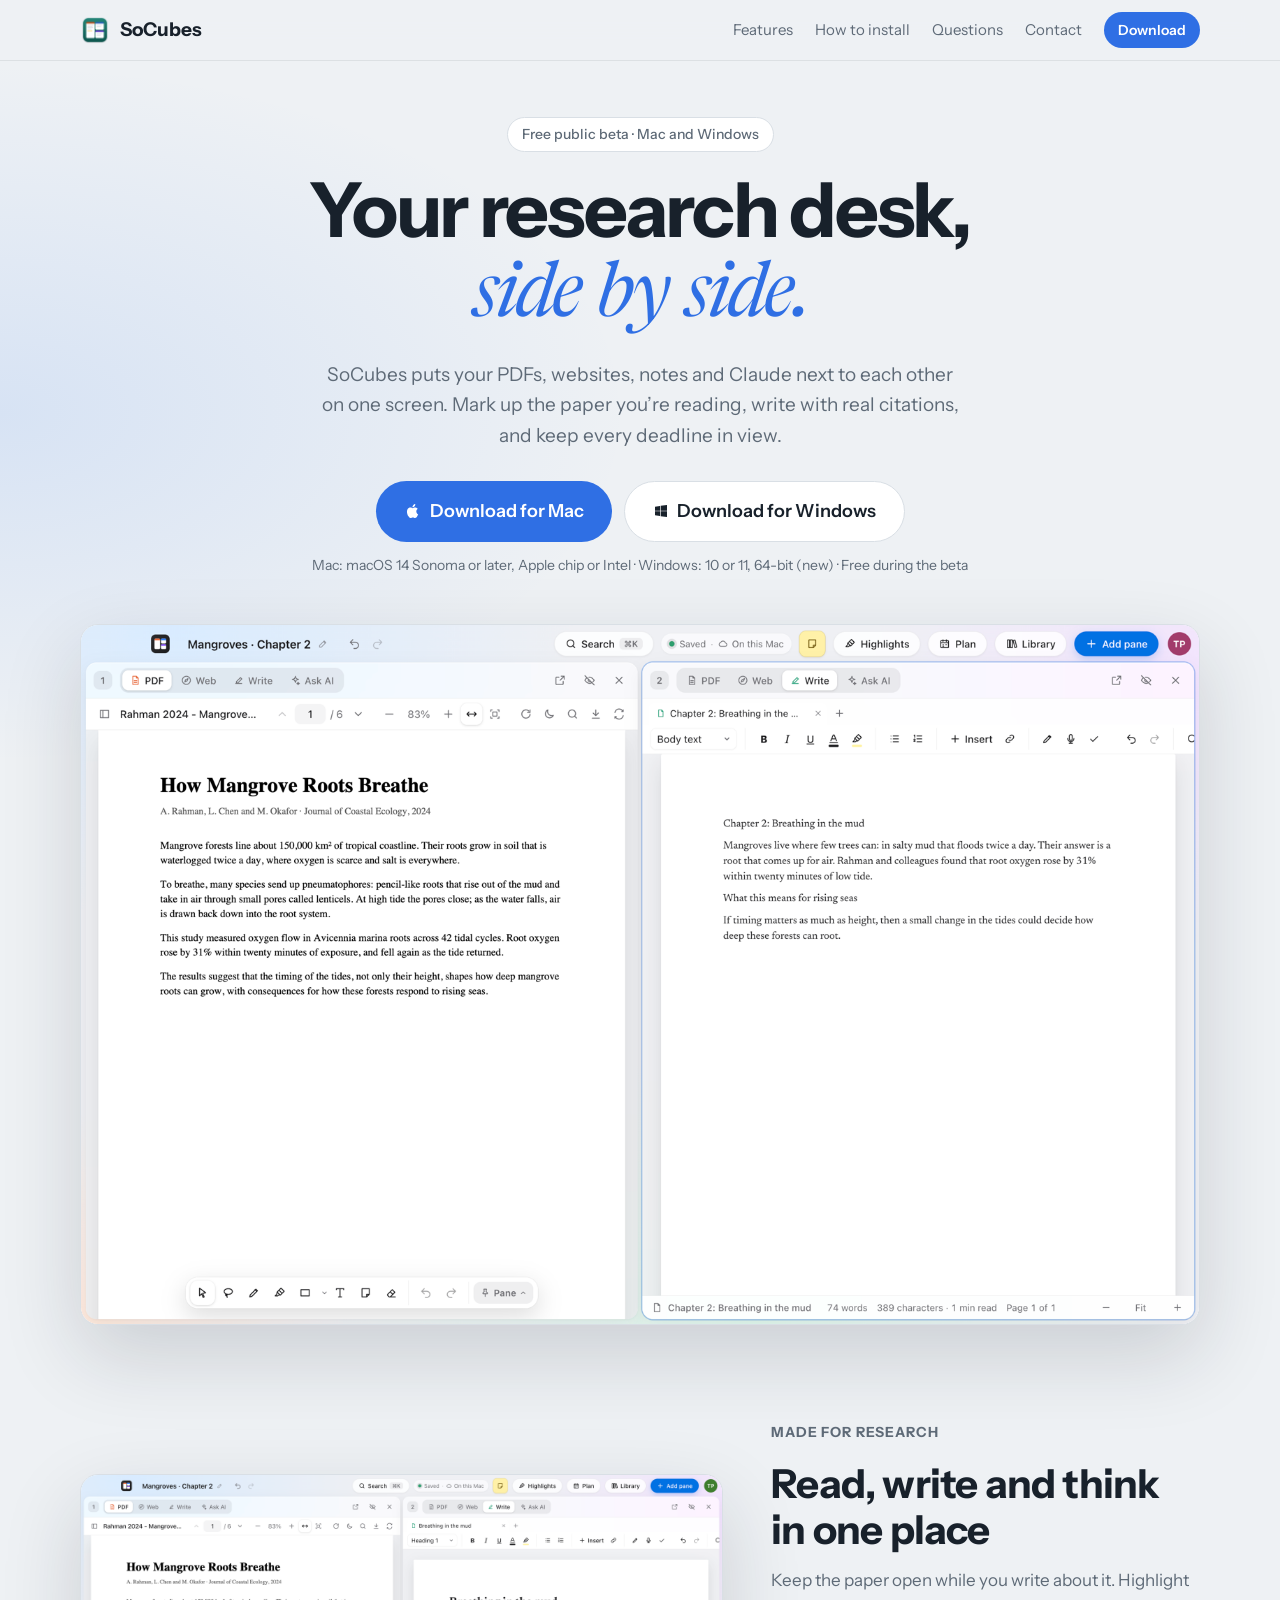
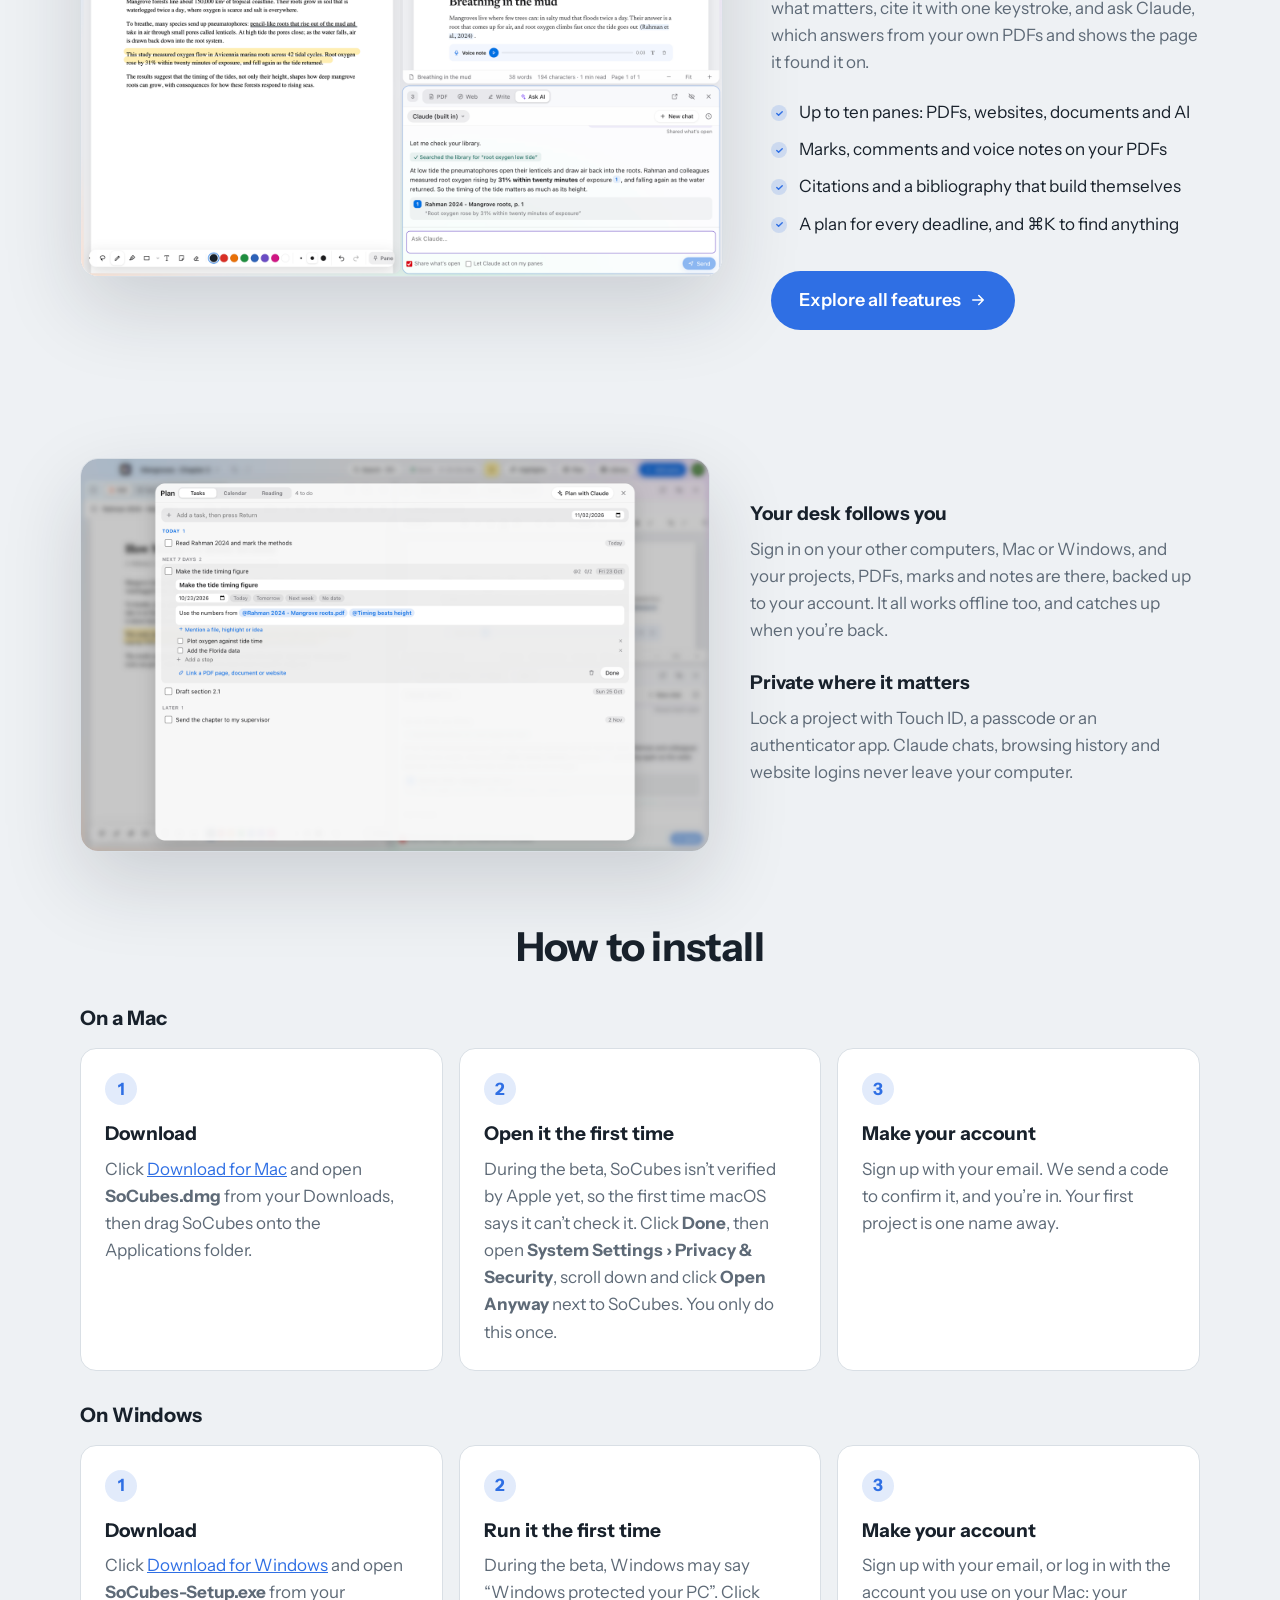
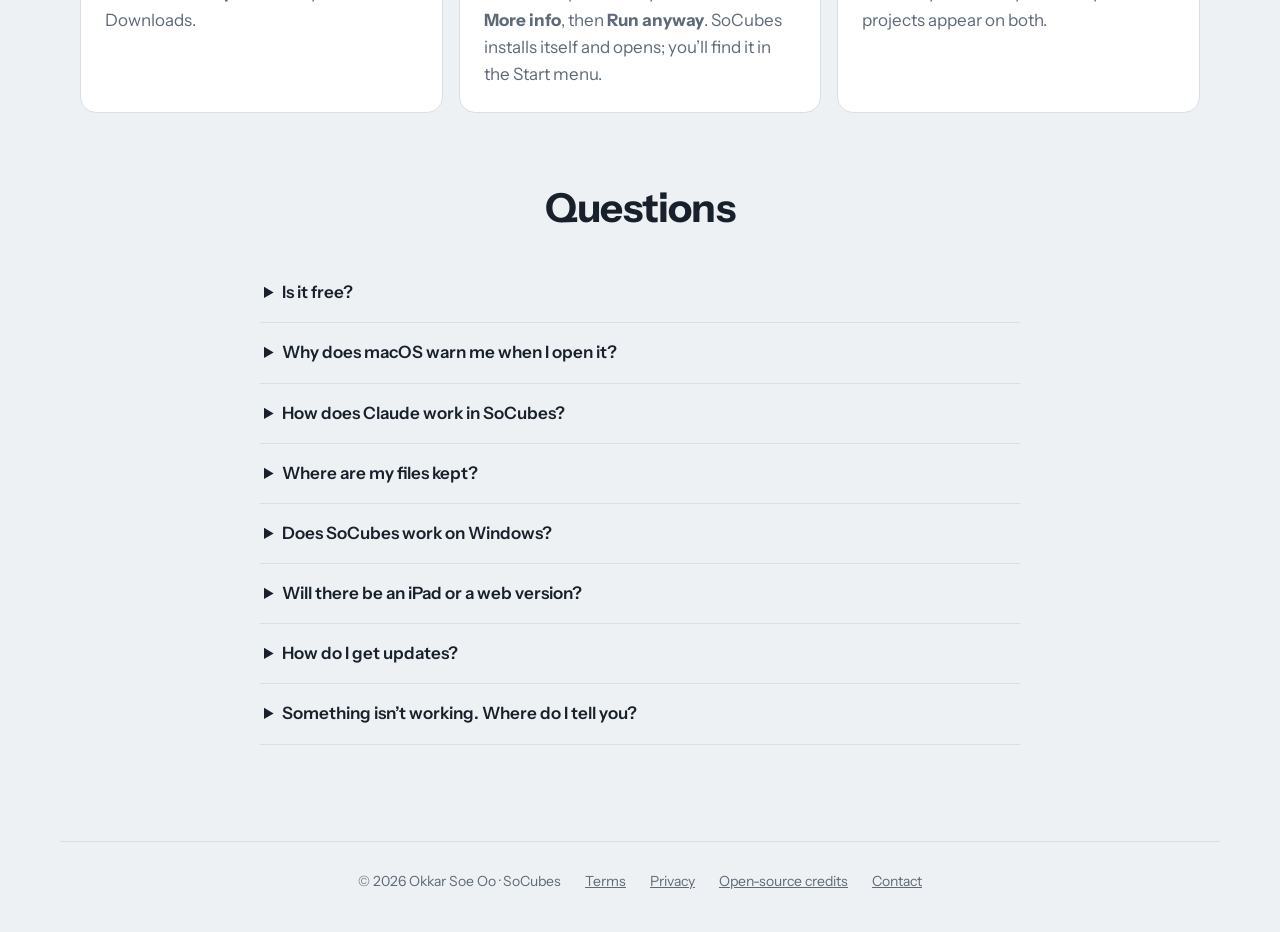
<file: index.html>
<!doctype html>
<html lang="en">
  <head>
    <meta charset="utf-8" />
    <meta name="viewport" content="width=device-width, initial-scale=1" />
    <title>SoCubes · Your research desk, side by side</title>
    <meta
      name="description"
      content="SoCubes puts your PDFs, websites, notes and Claude side by side on your Mac or PC. Mark up papers, write with citations, plan your deadlines. Free while in beta."
    />
    <meta property="og:title" content="SoCubes · Your research desk, side by side" />
    <meta
      property="og:description"
      content="PDFs, websites, notes and Claude side by side on your Mac or PC. Free while in beta."
    />
    <meta property="og:image" content="https://socubes.space/images/workspace.png" />
    <meta property="og:url" content="https://socubes.space/" />
    <meta name="twitter:card" content="summary_large_image" />
    <link rel="icon" type="image/png" href="images/icon.png" />
    <link rel="apple-touch-icon" href="images/icon.png" />
    <link rel="preconnect" href="https://fonts.googleapis.com" />
    <link rel="preconnect" href="https://fonts.gstatic.com" crossorigin />
    <link
      href="https://fonts.googleapis.com/css2?family=Instrument+Sans:wght@400;500;600;700&family=Newsreader:ital,opsz,wght@0,6..72,400;0,6..72,600;1,6..72,400&display=swap"
      rel="stylesheet"
    />
    <link rel="stylesheet" href="style.css" />
  </head>
  <body>
    <header class="top">
      <a class="brand" href="#">
        <img src="images/icon.png" alt="" width="30" height="30" />
        SoCubes
      </a>
      <nav class="top__nav" aria-label="Site">
        <a href="features.html">Features</a>
        <a href="#install">How to install</a>
        <a href="#questions">Questions</a>
        <a href="contact.html">Contact</a>
        <a class="button button--small" href="#download">Download</a>
      </nav>
    </header>

    <main>
      <section class="hero">
        <p class="pill">Free public beta · Mac and Windows</p>
        <h1>Your research desk,<br /><em>side by side.</em></h1>
        <p class="hero__lead">
          SoCubes puts your PDFs, websites, notes and Claude next to each other on one screen. Mark up
          the paper you’re reading, write with real citations, and keep every deadline in view.
        </p>
        <div class="hero__actions" id="download">
          <div class="hero__buttons">
            <a class="button button--big" href="/download">
              <svg width="18" height="18" viewBox="0 0 24 24" aria-hidden="true"><path d="M16.4 12.6c0-2.3 1.9-3.4 2-3.5-1.1-1.6-2.8-1.8-3.4-1.8-1.4-.1-2.8.9-3.5.9s-1.8-.9-3-.8c-1.5 0-3 .9-3.8 2.3-1.6 2.8-.4 7 1.2 9.3.8 1.1 1.7 2.4 2.9 2.3 1.2 0 1.6-.7 3-.7s1.8.7 3 .7c1.3 0 2.1-1.1 2.8-2.3.9-1.3 1.3-2.6 1.3-2.6s-2.5-1-2.5-3.8zM14.1 5.8c.6-.8 1.1-1.9.9-3-1 0-2.1.6-2.8 1.4-.6.7-1.1 1.8-1 2.9 1.1.1 2.2-.5 2.9-1.3z" fill="currentColor"/></svg>
              Download for Mac
            </a>
            <a class="button button--big button--ghost" href="/download/windows">
              <svg width="16" height="16" viewBox="0 0 24 24" aria-hidden="true"><path d="M3 5.5l7.5-1v7H3zM11.5 4.3L21 3v8.5h-9.5zM3 12.5h7.5v7L3 18.5zM11.5 12.5H21V21l-9.5-1.3z" fill="currentColor"/></svg>
              Download for Windows
            </a>
          </div>
          <p class="hero__small">
            Mac: macOS 14 Sonoma or later, Apple chip or Intel · Windows: 10 or 11, 64-bit (new)
            · Free during the beta
          </p>
        </div>
        <figure class="shot shot--hero">
          <img
            src="images/workspace.png"
            alt="SoCubes with a research paper on the left and a chapter being written on the right"
            width="1600"
            height="1000"
          />
        </figure>
      </section>

      <section class="showcase" id="features">
        <figure class="shot showcase__shot">
          <img
            src="images/f-claude.png"
            alt="A paper, a chapter being written and Claude answering with the page it found, side by side"
            width="1600"
            height="1000"
            loading="lazy"
          />
        </figure>
        <div class="showcase__text">
          <p class="eyebrow">Made for research</p>
          <h2>Read, write and think in one place</h2>
          <p>
            Keep the paper open while you write about it. Highlight what matters, cite it with one
            keystroke, and ask Claude, which answers from your own PDFs and shows the page it found
            it on.
          </p>
          <ul class="ticks">
            <li>Up to ten panes: PDFs, websites, documents and AI</li>
            <li>Marks, comments and voice notes on your PDFs</li>
            <li>Citations and a bibliography that build themselves</li>
            <li>A plan for every deadline, and ⌘K to find anything</li>
          </ul>
          <a class="button button--big" href="features.html">
            Explore all features
            <svg width="18" height="18" viewBox="0 0 24 24" aria-hidden="true">
              <path
                d="M5 12h14M13 6l6 6-6 6"
                fill="none"
                stroke="currentColor"
                stroke-width="2"
                stroke-linecap="round"
                stroke-linejoin="round"
              />
            </svg>
          </a>
        </div>
      </section>

      <section class="split split--reverse">
        <figure class="shot">
          <img
            src="images/f-plan.png"
            alt="The plan: tasks with dates, a checklist, and a paper and an idea mentioned in a task"
            width="1600"
            height="1000"
            loading="lazy"
          />
        </figure>
        <div class="split__text">
          <h3>Your desk follows you</h3>
          <p>
            Sign in on your other computers, Mac or Windows, and your projects, PDFs, marks and notes are there, backed up
            to your account. It all works offline too, and catches up when you’re back.
          </p>
          <h3>Private where it matters</h3>
          <p>
            Lock a project with Touch ID, a passcode or an authenticator app. Claude chats,
            browsing history and website logins never leave your computer.
          </p>
        </div>
      </section>

      <section class="install" id="install">
        <h2>How to install</h2>
        <h3 class="steps__os">On a Mac</h3>
        <ol class="steps">
          <li>
            <h3>Download</h3>
            <p>
              Click <a href="/download">Download for Mac</a> and open <b>SoCubes.dmg</b> from your
              Downloads, then drag SoCubes onto the Applications folder.
            </p>
          </li>
          <li>
            <h3>Open it the first time</h3>
            <p>
              During the beta, SoCubes isn’t verified by Apple yet, so the first time macOS says it
              can’t check it. Click <b>Done</b>, then open
              <b>System Settings › Privacy &amp; Security</b>, scroll down and click
              <b>Open Anyway</b> next to SoCubes. You only do this once.
            </p>
          </li>
          <li>
            <h3>Make your account</h3>
            <p>
              Sign up with your email. We send a code to confirm it, and you’re in. Your first
              project is one name away.
            </p>
          </li>
        </ol>
        <h3 class="steps__os">On Windows</h3>
        <ol class="steps">
          <li>
            <h3>Download</h3>
            <p>
              Click <a href="/download/windows">Download for Windows</a> and open
              <b>SoCubes-Setup.exe</b> from your Downloads.
            </p>
          </li>
          <li>
            <h3>Run it the first time</h3>
            <p>
              During the beta, Windows may say “Windows protected your PC”. Click
              <b>More info</b>, then <b>Run anyway</b>. SoCubes installs itself and opens; you’ll
              find it in the Start menu.
            </p>
          </li>
          <li>
            <h3>Make your account</h3>
            <p>
              Sign up with your email, or log in with the account you use on your Mac: your
              projects appear on both.
            </p>
          </li>
        </ol>
      </section>

      <section class="faq" id="questions">
        <h2>Questions</h2>
        <details>
          <summary>Is it free?</summary>
          <p>Yes, completely free while SoCubes is in beta.</p>
        </details>
        <details>
          <summary>Why does macOS warn me when I open it?</summary>
          <p>
            Apple checks apps that aren’t from the App Store. SoCubes is going through that check
            now; until it’s done, macOS asks you to confirm once (step 3 above). Updates after that
            will open without the warning.
          </p>
        </details>
        <details>
          <summary>How does Claude work in SoCubes?</summary>
          <p>
            You add your own key from Anthropic in Settings. It’s locked in your computer’s own secure storage, and
            your questions go from your computer straight to Anthropic. You can also sign in to ChatGPT,
            Gemini, Perplexity, Grok or Copilot right inside a pane.
          </p>
        </details>
        <details>
          <summary>Where are my files kept?</summary>
          <p>
            On your computer first, and backed up to your SoCubes account so they appear on your
            other computers. Only you can see them. Read the <a href="privacy.html">privacy page</a> for the
            details.
          </p>
        </details>
        <details>
          <summary>Does SoCubes work on Windows?</summary>
          <p>
            Yes, as a new beta for Windows 10 and 11. It’s the same app with the same account, so a
            project made on your Mac opens on your PC. A few Mac extras aren’t on Windows yet: the
            desktop widget, Touch ID, and writing out voice notes as words (the recordings still
            save and play).
          </p>
        </details>
        <details>
          <summary>Will there be an iPad or a web version?</summary>
          <p>Yes, they’re on the way, with the same account, so your desk follows you there too.</p>
        </details>
        <details>
          <summary>How do I get updates?</summary>
          <p>
            SoCubes tells you when a new version is out. Click <b>Download</b>, then drag it to
            Applications again; your projects stay just as they are.
          </p>
        </details>
        <details>
          <summary>Something isn’t working. Where do I tell you?</summary>
          <p>
            Write to us on the <a href="contact.html">contact page</a>. Say what you did and what
            happened; we read every message.
          </p>
        </details>
      </section>
    </main>

    <footer class="foot">
      <span>© 2026 Okkar Soe Oo · SoCubes</span>
      <a href="terms.html">Terms</a>
      <a href="privacy.html">Privacy</a>
      <a href="credits.html">Open-source credits</a>
      <a href="contact.html">Contact</a>
    </footer>
  </body>
</html>
</file>
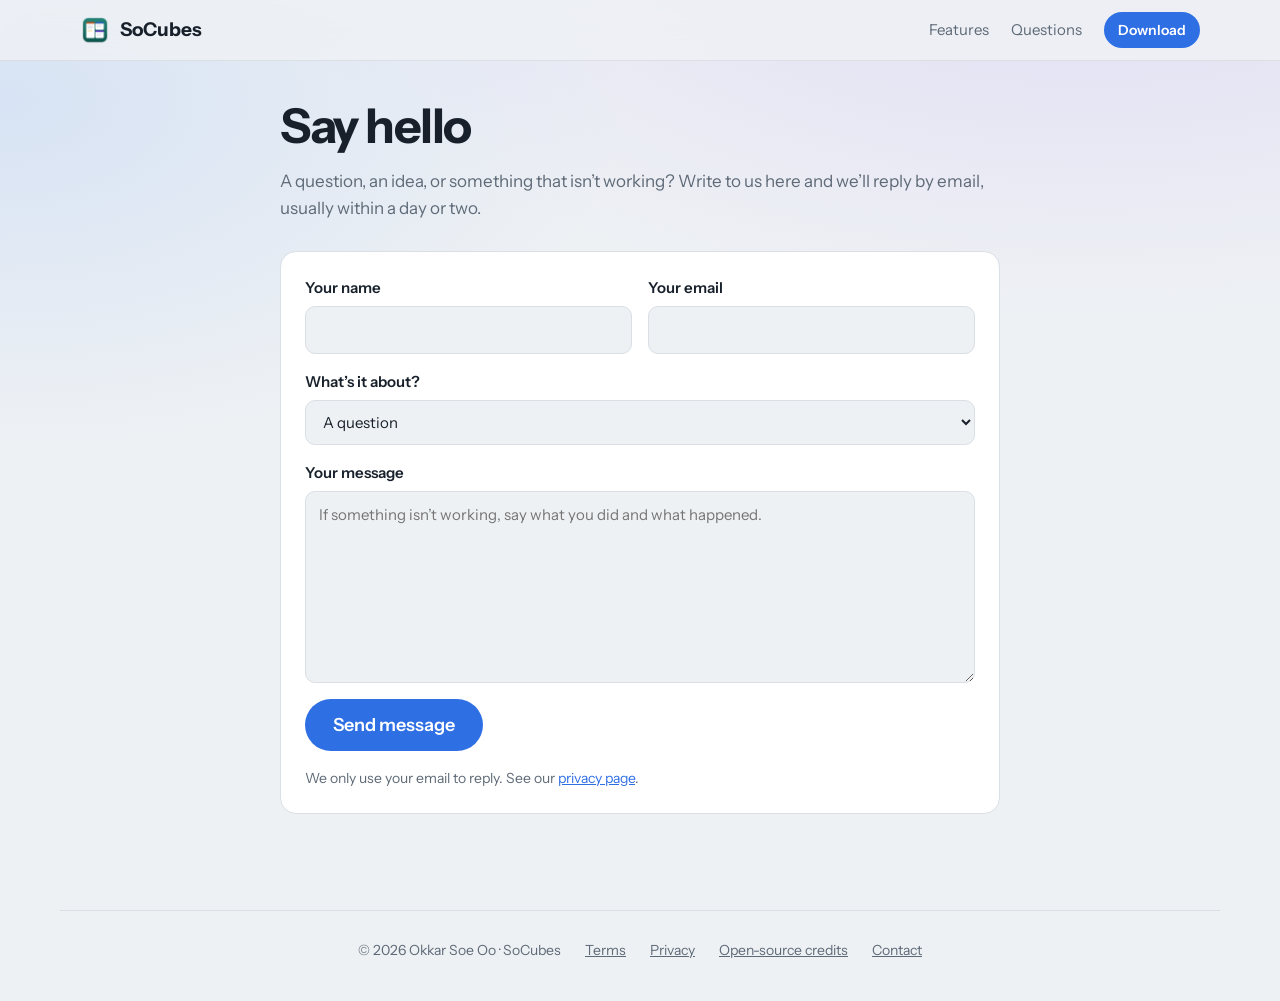
<file: contact.html>
<!doctype html>
<html lang="en">
  <head>
    <meta charset="utf-8" />
    <meta name="viewport" content="width=device-width, initial-scale=1" />
    <title>Contact · SoCubes</title>
    <meta name="description" content="Send the SoCubes team a question, an idea or a problem." />
    <link rel="icon" type="image/png" href="images/icon.png" />
    <link rel="preconnect" href="https://fonts.googleapis.com" />
    <link rel="preconnect" href="https://fonts.gstatic.com" crossorigin />
    <link
      href="https://fonts.googleapis.com/css2?family=Instrument+Sans:wght@400;500;600;700&family=Newsreader:ital,opsz,wght@0,6..72,400;1,6..72,400&display=swap"
      rel="stylesheet"
    />
    <link rel="stylesheet" href="style.css" />
  </head>
  <body>
    <header class="top">
      <a class="brand" href="index.html">
        <img src="images/icon.png" alt="" width="30" height="30" />
        SoCubes
      </a>
      <nav class="top__nav" aria-label="Site">
        <a href="features.html">Features</a>
        <a href="index.html#questions">Questions</a>
        <a class="button button--small" href="index.html#download">Download</a>
      </nav>
    </header>

    <main class="page">
      <h1>Say hello</h1>
      <p>
        A question, an idea, or something that isn’t working? Write to us here and we’ll reply by
        email, usually within a day or two.
      </p>

      <form
        class="contact"
        name="contact"
        method="POST"
        action="/thanks.html"
        data-netlify="true"
        netlify-honeypot="company"
      >
        <input type="hidden" name="form-name" value="contact" />
        <p class="contact__trap" aria-hidden="true">
          <label>Leave this empty <input name="company" tabindex="-1" autocomplete="off" /></label>
        </p>
        <div class="contact__row">
          <label class="contact__field">
            <span>Your name</span>
            <input name="name" autocomplete="name" required maxlength="100" />
          </label>
          <label class="contact__field">
            <span>Your email</span>
            <input name="email" type="email" autocomplete="email" required maxlength="200" />
          </label>
        </div>
        <label class="contact__field">
          <span>What’s it about?</span>
          <select name="topic">
            <option>A question</option>
            <option>Something isn’t working</option>
            <option>An idea for SoCubes</option>
            <option>Something else</option>
          </select>
        </label>
        <label class="contact__field">
          <span>Your message</span>
          <textarea
            name="message"
            rows="7"
            required
            maxlength="5000"
            placeholder="If something isn’t working, say what you did and what happened."
          ></textarea>
        </label>
        <button class="button button--big" type="submit">Send message</button>
        <p class="contact__small">
          We only use your email to reply. See our <a href="privacy.html">privacy page</a>.
        </p>
      </form>
    </main>

    <footer class="foot">
      <span>© 2026 Okkar Soe Oo · SoCubes</span>
      <a href="terms.html">Terms</a>
      <a href="privacy.html">Privacy</a>
      <a href="credits.html">Open-source credits</a>
      <a href="contact.html">Contact</a>
    </footer>
  </body>
</html>
</file>
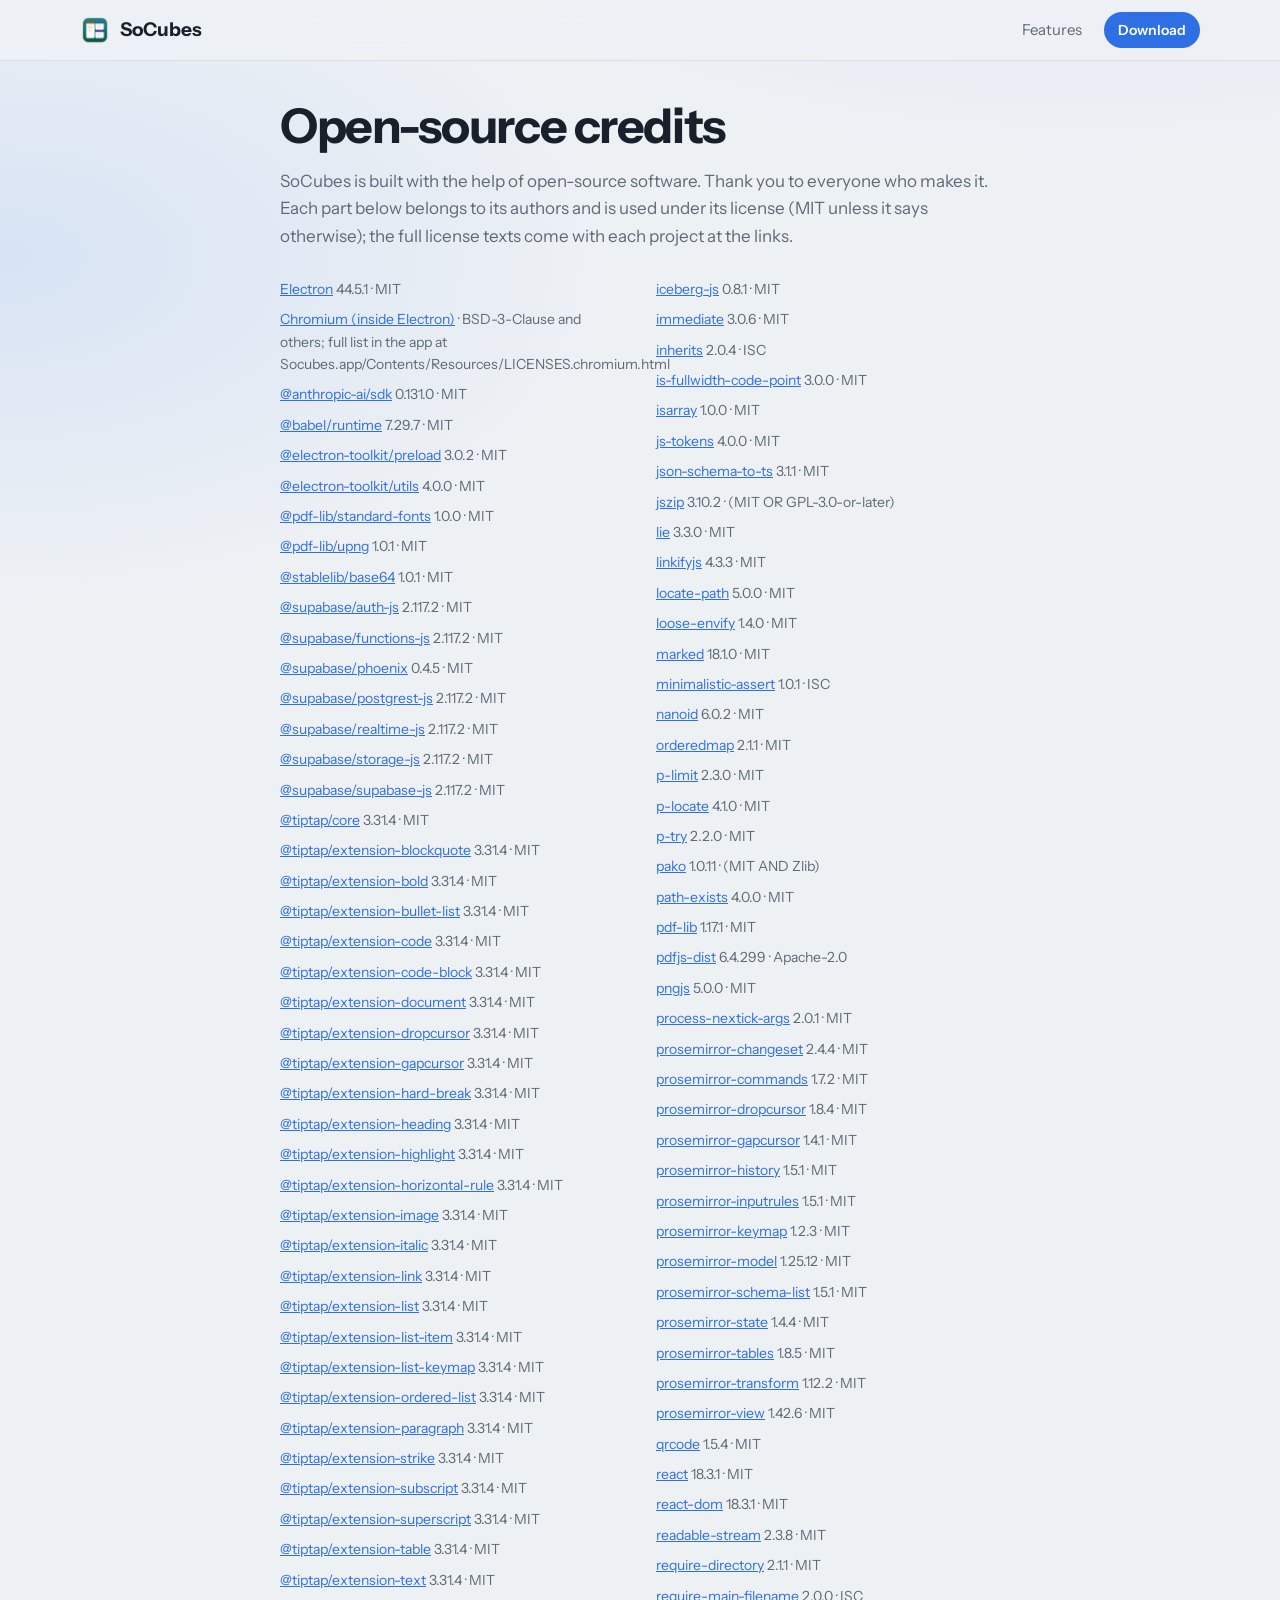
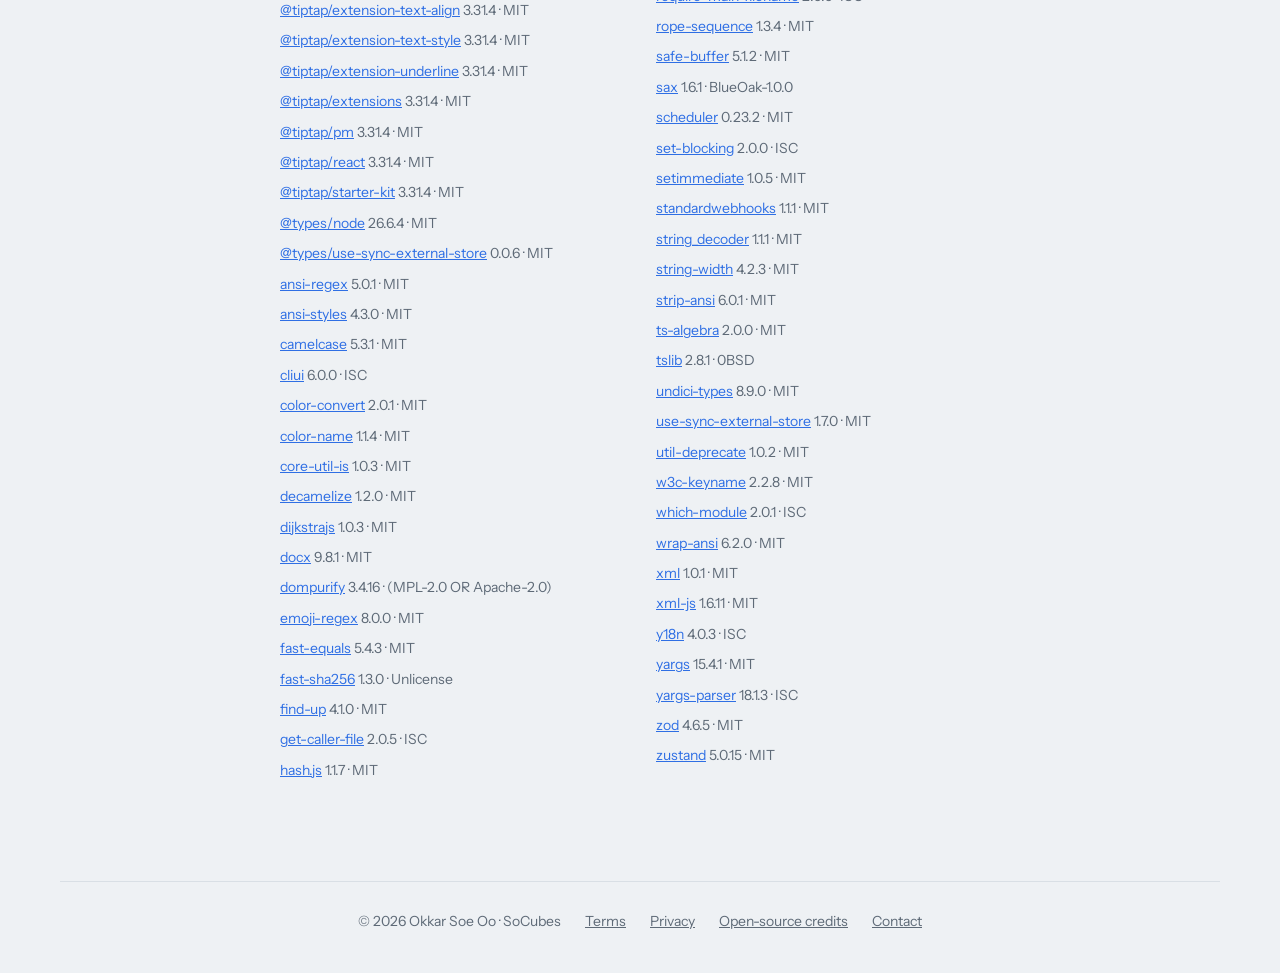
<file: credits.html>
<!doctype html>
<html lang="en">
  <head>
    <meta charset="utf-8" />
    <meta name="viewport" content="width=device-width, initial-scale=1" />
    <title>Open-source credits · SoCubes</title>
    <meta name="description" content="The open-source software SoCubes is built with, and its licenses." />
    <link rel="icon" type="image/png" href="images/icon.png" />
    <link rel="preconnect" href="https://fonts.googleapis.com" />
    <link rel="preconnect" href="https://fonts.gstatic.com" crossorigin />
    <link
      href="https://fonts.googleapis.com/css2?family=Instrument+Sans:wght@400;500;600;700&family=Newsreader:ital,opsz,wght@0,6..72,400;1,6..72,400&display=swap"
      rel="stylesheet"
    />
    <link rel="stylesheet" href="style.css" />
  </head>
  <body>
    <header class="top">
      <a class="brand" href="index.html">
        <img src="images/icon.png" alt="" width="30" height="30" />
        SoCubes
      </a>
      <nav class="top__nav" aria-label="Site">
        <a href="features.html">Features</a>
        <a class="button button--small" href="index.html#download">Download</a>
      </nav>
    </header>

    <main class="page">
      <h1>Open-source credits</h1>
      <p>
        SoCubes is built with the help of open-source software. Thank you to everyone who makes
        it. Each part below belongs to its authors and is used under its license (MIT unless
        it says otherwise); the full license texts come with each project at the links.
      </p>
      <ul class="credits">
          <li><a href="https://github.com/electron/electron">Electron</a> <span>44.5.1 · MIT</span></li>
          <li><a href="https://www.chromium.org">Chromium (inside Electron)</a> <span> · BSD-3-Clause and others; full list in the app at Socubes.app/Contents/Resources/LICENSES.chromium.html</span></li>
          <li><a href="https://www.npmjs.com/package/@anthropic-ai/sdk">@anthropic-ai/sdk</a> <span>0.131.0 · MIT</span></li>
          <li><a href="https://babel.dev/docs/en/next/babel-runtime">@babel/runtime</a> <span>7.29.7 · MIT</span></li>
          <li><a href="https://github.com/alex8088/electron-toolkit/tree/master/packages/preload#readme">@electron-toolkit/preload</a> <span>3.0.2 · MIT</span></li>
          <li><a href="https://github.com/alex8088/electron-toolkit/tree/master/packages/utils#readme">@electron-toolkit/utils</a> <span>4.0.0 · MIT</span></li>
          <li><a href="https://github.com/Hopding/standard-fonts">@pdf-lib/standard-fonts</a> <span>1.0.0 · MIT</span></li>
          <li><a href="https://github.com/Hopding/upng">@pdf-lib/upng</a> <span>1.0.1 · MIT</span></li>
          <li><a href="https://github.com/StableLib/stablelib/tree/master/packages/base64">@stablelib/base64</a> <span>1.0.1 · MIT</span></li>
          <li><a href="https://github.com/supabase/supabase-js/tree/master/packages/core/auth-js">@supabase/auth-js</a> <span>2.117.2 · MIT</span></li>
          <li><a href="https://github.com/supabase/supabase-js/tree/master/packages/core/functions-js">@supabase/functions-js</a> <span>2.117.2 · MIT</span></li>
          <li><a href="https://www.npmjs.com/package/@supabase/phoenix">@supabase/phoenix</a> <span>0.4.5 · MIT</span></li>
          <li><a href="https://github.com/supabase/supabase-js/tree/master/packages/core/postgrest-js">@supabase/postgrest-js</a> <span>2.117.2 · MIT</span></li>
          <li><a href="https://github.com/supabase/supabase-js/tree/master/packages/core/realtime-js">@supabase/realtime-js</a> <span>2.117.2 · MIT</span></li>
          <li><a href="https://github.com/supabase/supabase-js/tree/master/packages/core/storage-js">@supabase/storage-js</a> <span>2.117.2 · MIT</span></li>
          <li><a href="https://github.com/supabase/supabase-js/tree/master/packages/core/supabase-js">@supabase/supabase-js</a> <span>2.117.2 · MIT</span></li>
          <li><a href="https://tiptap.dev">@tiptap/core</a> <span>3.31.4 · MIT</span></li>
          <li><a href="https://tiptap.dev">@tiptap/extension-blockquote</a> <span>3.31.4 · MIT</span></li>
          <li><a href="https://tiptap.dev">@tiptap/extension-bold</a> <span>3.31.4 · MIT</span></li>
          <li><a href="https://tiptap.dev">@tiptap/extension-bullet-list</a> <span>3.31.4 · MIT</span></li>
          <li><a href="https://tiptap.dev">@tiptap/extension-code</a> <span>3.31.4 · MIT</span></li>
          <li><a href="https://tiptap.dev">@tiptap/extension-code-block</a> <span>3.31.4 · MIT</span></li>
          <li><a href="https://tiptap.dev">@tiptap/extension-document</a> <span>3.31.4 · MIT</span></li>
          <li><a href="https://tiptap.dev">@tiptap/extension-dropcursor</a> <span>3.31.4 · MIT</span></li>
          <li><a href="https://tiptap.dev">@tiptap/extension-gapcursor</a> <span>3.31.4 · MIT</span></li>
          <li><a href="https://tiptap.dev">@tiptap/extension-hard-break</a> <span>3.31.4 · MIT</span></li>
          <li><a href="https://tiptap.dev">@tiptap/extension-heading</a> <span>3.31.4 · MIT</span></li>
          <li><a href="https://tiptap.dev">@tiptap/extension-highlight</a> <span>3.31.4 · MIT</span></li>
          <li><a href="https://tiptap.dev">@tiptap/extension-horizontal-rule</a> <span>3.31.4 · MIT</span></li>
          <li><a href="https://tiptap.dev">@tiptap/extension-image</a> <span>3.31.4 · MIT</span></li>
          <li><a href="https://tiptap.dev">@tiptap/extension-italic</a> <span>3.31.4 · MIT</span></li>
          <li><a href="https://tiptap.dev">@tiptap/extension-link</a> <span>3.31.4 · MIT</span></li>
          <li><a href="https://tiptap.dev">@tiptap/extension-list</a> <span>3.31.4 · MIT</span></li>
          <li><a href="https://tiptap.dev">@tiptap/extension-list-item</a> <span>3.31.4 · MIT</span></li>
          <li><a href="https://tiptap.dev">@tiptap/extension-list-keymap</a> <span>3.31.4 · MIT</span></li>
          <li><a href="https://tiptap.dev">@tiptap/extension-ordered-list</a> <span>3.31.4 · MIT</span></li>
          <li><a href="https://tiptap.dev">@tiptap/extension-paragraph</a> <span>3.31.4 · MIT</span></li>
          <li><a href="https://tiptap.dev">@tiptap/extension-strike</a> <span>3.31.4 · MIT</span></li>
          <li><a href="https://tiptap.dev">@tiptap/extension-subscript</a> <span>3.31.4 · MIT</span></li>
          <li><a href="https://tiptap.dev">@tiptap/extension-superscript</a> <span>3.31.4 · MIT</span></li>
          <li><a href="https://tiptap.dev">@tiptap/extension-table</a> <span>3.31.4 · MIT</span></li>
          <li><a href="https://tiptap.dev">@tiptap/extension-text</a> <span>3.31.4 · MIT</span></li>
          <li><a href="https://tiptap.dev">@tiptap/extension-text-align</a> <span>3.31.4 · MIT</span></li>
          <li><a href="https://tiptap.dev">@tiptap/extension-text-style</a> <span>3.31.4 · MIT</span></li>
          <li><a href="https://tiptap.dev">@tiptap/extension-underline</a> <span>3.31.4 · MIT</span></li>
          <li><a href="https://tiptap.dev">@tiptap/extensions</a> <span>3.31.4 · MIT</span></li>
          <li><a href="https://tiptap.dev">@tiptap/pm</a> <span>3.31.4 · MIT</span></li>
          <li><a href="https://tiptap.dev">@tiptap/react</a> <span>3.31.4 · MIT</span></li>
          <li><a href="https://tiptap.dev">@tiptap/starter-kit</a> <span>3.31.4 · MIT</span></li>
          <li><a href="https://github.com/DefinitelyTyped/DefinitelyTyped/tree/master/types/node">@types/node</a> <span>26.6.4 · MIT</span></li>
          <li><a href="https://github.com/DefinitelyTyped/DefinitelyTyped/tree/master/types/use-sync-external-store">@types/use-sync-external-store</a> <span>0.0.6 · MIT</span></li>
          <li><a href="https://www.npmjs.com/package/ansi-regex">ansi-regex</a> <span>5.0.1 · MIT</span></li>
          <li><a href="https://www.npmjs.com/package/ansi-styles">ansi-styles</a> <span>4.3.0 · MIT</span></li>
          <li><a href="https://www.npmjs.com/package/camelcase">camelcase</a> <span>5.3.1 · MIT</span></li>
          <li><a href="http://github.com/yargs/cliui">cliui</a> <span>6.0.0 · ISC</span></li>
          <li><a href="https://www.npmjs.com/package/color-convert">color-convert</a> <span>2.0.1 · MIT</span></li>
          <li><a href="https://github.com/colorjs/color-name">color-name</a> <span>1.1.4 · MIT</span></li>
          <li><a href="https://www.npmjs.com/package/core-util-is">core-util-is</a> <span>1.0.3 · MIT</span></li>
          <li><a href="https://www.npmjs.com/package/decamelize">decamelize</a> <span>1.2.0 · MIT</span></li>
          <li><a href="https://github.com/tcort/dijkstrajs">dijkstrajs</a> <span>1.0.3 · MIT</span></li>
          <li><a href="https://docx.js.org">docx</a> <span>9.8.1 · MIT</span></li>
          <li><a href="https://github.com/cure53/DOMPurify">dompurify</a> <span>3.4.16 · (MPL-2.0 OR Apache-2.0)</span></li>
          <li><a href="https://mths.be/emoji-regex">emoji-regex</a> <span>8.0.0 · MIT</span></li>
          <li><a href="https://github.com/planttheidea/fast-equals#readme">fast-equals</a> <span>5.4.3 · MIT</span></li>
          <li><a href="https://github.com/dchest/fast-sha256-js">fast-sha256</a> <span>1.3.0 · Unlicense</span></li>
          <li><a href="https://www.npmjs.com/package/find-up">find-up</a> <span>4.1.0 · MIT</span></li>
          <li><a href="https://github.com/stefanpenner/get-caller-file#readme">get-caller-file</a> <span>2.0.5 · ISC</span></li>
          <li><a href="https://github.com/indutny/hash.js">hash.js</a> <span>1.1.7 · MIT</span></li>
          <li><a href="https://github.com/supabase/iceberg-js#readme">iceberg-js</a> <span>0.8.1 · MIT</span></li>
          <li><a href="https://www.npmjs.com/package/immediate">immediate</a> <span>3.0.6 · MIT</span></li>
          <li><a href="https://www.npmjs.com/package/inherits">inherits</a> <span>2.0.4 · ISC</span></li>
          <li><a href="https://www.npmjs.com/package/is-fullwidth-code-point">is-fullwidth-code-point</a> <span>3.0.0 · MIT</span></li>
          <li><a href="https://github.com/juliangruber/isarray">isarray</a> <span>1.0.0 · MIT</span></li>
          <li><a href="https://www.npmjs.com/package/js-tokens">js-tokens</a> <span>4.0.0 · MIT</span></li>
          <li><a href="https://github.com/ThomasAribart/json-schema-to-ts#readme">json-schema-to-ts</a> <span>3.1.1 · MIT</span></li>
          <li><a href="https://github.com/Stuk/jszip">jszip</a> <span>3.10.2 · (MIT OR GPL-3.0-or-later)</span></li>
          <li><a href="https://github.com/calvinmetcalf/lie">lie</a> <span>3.3.0 · MIT</span></li>
          <li><a href="https://linkify.js.org">linkifyjs</a> <span>4.3.3 · MIT</span></li>
          <li><a href="https://www.npmjs.com/package/locate-path">locate-path</a> <span>5.0.0 · MIT</span></li>
          <li><a href="https://github.com/zertosh/loose-envify">loose-envify</a> <span>1.4.0 · MIT</span></li>
          <li><a href="https://marked.js.org">marked</a> <span>18.1.0 · MIT</span></li>
          <li><a href="https://github.com/calvinmetcalf/minimalistic-assert">minimalistic-assert</a> <span>1.0.1 · ISC</span></li>
          <li><a href="https://www.npmjs.com/package/nanoid">nanoid</a> <span>6.0.2 · MIT</span></li>
          <li><a href="https://github.com/marijnh/orderedmap#readme">orderedmap</a> <span>2.1.1 · MIT</span></li>
          <li><a href="https://www.npmjs.com/package/p-limit">p-limit</a> <span>2.3.0 · MIT</span></li>
          <li><a href="https://www.npmjs.com/package/p-locate">p-locate</a> <span>4.1.0 · MIT</span></li>
          <li><a href="https://www.npmjs.com/package/p-try">p-try</a> <span>2.2.0 · MIT</span></li>
          <li><a href="https://github.com/nodeca/pako">pako</a> <span>1.0.11 · (MIT AND Zlib)</span></li>
          <li><a href="https://www.npmjs.com/package/path-exists">path-exists</a> <span>4.0.0 · MIT</span></li>
          <li><a href="https://pdf-lib.js.org">pdf-lib</a> <span>1.17.1 · MIT</span></li>
          <li><a href="https://mozilla.github.io/pdf.js/">pdfjs-dist</a> <span>6.4.299 · Apache-2.0</span></li>
          <li><a href="https://github.com/lukeapage/pngjs">pngjs</a> <span>5.0.0 · MIT</span></li>
          <li><a href="https://github.com/calvinmetcalf/process-nextick-args">process-nextick-args</a> <span>2.0.1 · MIT</span></li>
          <li><a href="https://code.haverbeke.berlin/prosemirror/prosemirror-changeset">prosemirror-changeset</a> <span>2.4.4 · MIT</span></li>
          <li><a href="https://code.haverbeke.berlin/prosemirror/prosemirror-commands">prosemirror-commands</a> <span>1.7.2 · MIT</span></li>
          <li><a href="https://code.haverbeke.berlin/prosemirror/prosemirror-dropcursor">prosemirror-dropcursor</a> <span>1.8.4 · MIT</span></li>
          <li><a href="https://www.npmjs.com/package/prosemirror-gapcursor">prosemirror-gapcursor</a> <span>1.4.1 · MIT</span></li>
          <li><a href="https://code.haverbeke.berlin/prosemirror/prosemirror-history">prosemirror-history</a> <span>1.5.1 · MIT</span></li>
          <li><a href="https://www.npmjs.com/package/prosemirror-inputrules">prosemirror-inputrules</a> <span>1.5.1 · MIT</span></li>
          <li><a href="https://www.npmjs.com/package/prosemirror-keymap">prosemirror-keymap</a> <span>1.2.3 · MIT</span></li>
          <li><a href="https://code.haverbeke.berlin/prosemirror/prosemirror-model">prosemirror-model</a> <span>1.25.12 · MIT</span></li>
          <li><a href="https://www.npmjs.com/package/prosemirror-schema-list">prosemirror-schema-list</a> <span>1.5.1 · MIT</span></li>
          <li><a href="https://www.npmjs.com/package/prosemirror-state">prosemirror-state</a> <span>1.4.4 · MIT</span></li>
          <li><a href="https://github.com/ProseMirror/prosemirror-tables">prosemirror-tables</a> <span>1.8.5 · MIT</span></li>
          <li><a href="https://code.haverbeke.berlin/prosemirror/prosemirror-transform">prosemirror-transform</a> <span>1.12.2 · MIT</span></li>
          <li><a href="https://code.haverbeke.berlin/prosemirror/prosemirror-view">prosemirror-view</a> <span>1.42.6 · MIT</span></li>
          <li><a href="http://github.com/soldair/node-qrcode">qrcode</a> <span>1.5.4 · MIT</span></li>
          <li><a href="https://reactjs.org/">react</a> <span>18.3.1 · MIT</span></li>
          <li><a href="https://reactjs.org/">react-dom</a> <span>18.3.1 · MIT</span></li>
          <li><a href="https://www.npmjs.com/package/readable-stream">readable-stream</a> <span>2.3.8 · MIT</span></li>
          <li><a href="https://github.com/troygoode/node-require-directory/">require-directory</a> <span>2.1.1 · MIT</span></li>
          <li><a href="https://github.com/yargs/require-main-filename#readme">require-main-filename</a> <span>2.0.0 · ISC</span></li>
          <li><a href="https://github.com/marijnh/rope-sequence">rope-sequence</a> <span>1.3.4 · MIT</span></li>
          <li><a href="https://github.com/feross/safe-buffer">safe-buffer</a> <span>5.1.2 · MIT</span></li>
          <li><a href="https://www.npmjs.com/package/sax">sax</a> <span>1.6.1 · BlueOak-1.0.0</span></li>
          <li><a href="https://reactjs.org/">scheduler</a> <span>0.23.2 · MIT</span></li>
          <li><a href="https://github.com/yargs/set-blocking#readme">set-blocking</a> <span>2.0.0 · ISC</span></li>
          <li><a href="https://www.npmjs.com/package/setimmediate">setimmediate</a> <span>1.0.5 · MIT</span></li>
          <li><a href="https://github.com/standard-webhooks/standard-webhooks/tree/main/libraries/javascript">standardwebhooks</a> <span>1.1.1 · MIT</span></li>
          <li><a href="https://github.com/nodejs/string_decoder">string_decoder</a> <span>1.1.1 · MIT</span></li>
          <li><a href="https://www.npmjs.com/package/string-width">string-width</a> <span>4.2.3 · MIT</span></li>
          <li><a href="https://www.npmjs.com/package/strip-ansi">strip-ansi</a> <span>6.0.1 · MIT</span></li>
          <li><a href="https://github.com/ThomasAribart/ts-algebra#readme">ts-algebra</a> <span>2.0.0 · MIT</span></li>
          <li><a href="https://www.typescriptlang.org/">tslib</a> <span>2.8.1 · 0BSD</span></li>
          <li><a href="https://undici.nodejs.org">undici-types</a> <span>8.9.0 · MIT</span></li>
          <li><a href="https://github.com/react/react">use-sync-external-store</a> <span>1.7.0 · MIT</span></li>
          <li><a href="https://github.com/TooTallNate/util-deprecate">util-deprecate</a> <span>1.0.2 · MIT</span></li>
          <li><a href="https://github.com/marijnh/w3c-keyname#readme">w3c-keyname</a> <span>2.2.8 · MIT</span></li>
          <li><a href="https://github.com/nexdrew/which-module#readme">which-module</a> <span>2.0.1 · ISC</span></li>
          <li><a href="https://www.npmjs.com/package/wrap-ansi">wrap-ansi</a> <span>6.2.0 · MIT</span></li>
          <li><a href="http://github.com/dylang/node-xml">xml</a> <span>1.0.1 · MIT</span></li>
          <li><a href="https://github.com/nashwaan/xml-js#readme">xml-js</a> <span>1.6.11 · MIT</span></li>
          <li><a href="https://github.com/yargs/y18n">y18n</a> <span>4.0.3 · ISC</span></li>
          <li><a href="https://yargs.js.org/">yargs</a> <span>15.4.1 · MIT</span></li>
          <li><a href="https://github.com/yargs/yargs-parser">yargs-parser</a> <span>18.1.3 · ISC</span></li>
          <li><a href="https://zod.dev">zod</a> <span>4.6.5 · MIT</span></li>
          <li><a href="https://github.com/pmndrs/zustand">zustand</a> <span>5.0.15 · MIT</span></li>
      </ul>
    </main>

    <footer class="foot">
      <span>© 2026 Okkar Soe Oo · SoCubes</span>
      <a href="terms.html">Terms</a>
      <a href="privacy.html">Privacy</a>
      <a href="credits.html">Open-source credits</a>
      <a href="contact.html">Contact</a>
    </footer>
  </body>
</html>
</file>
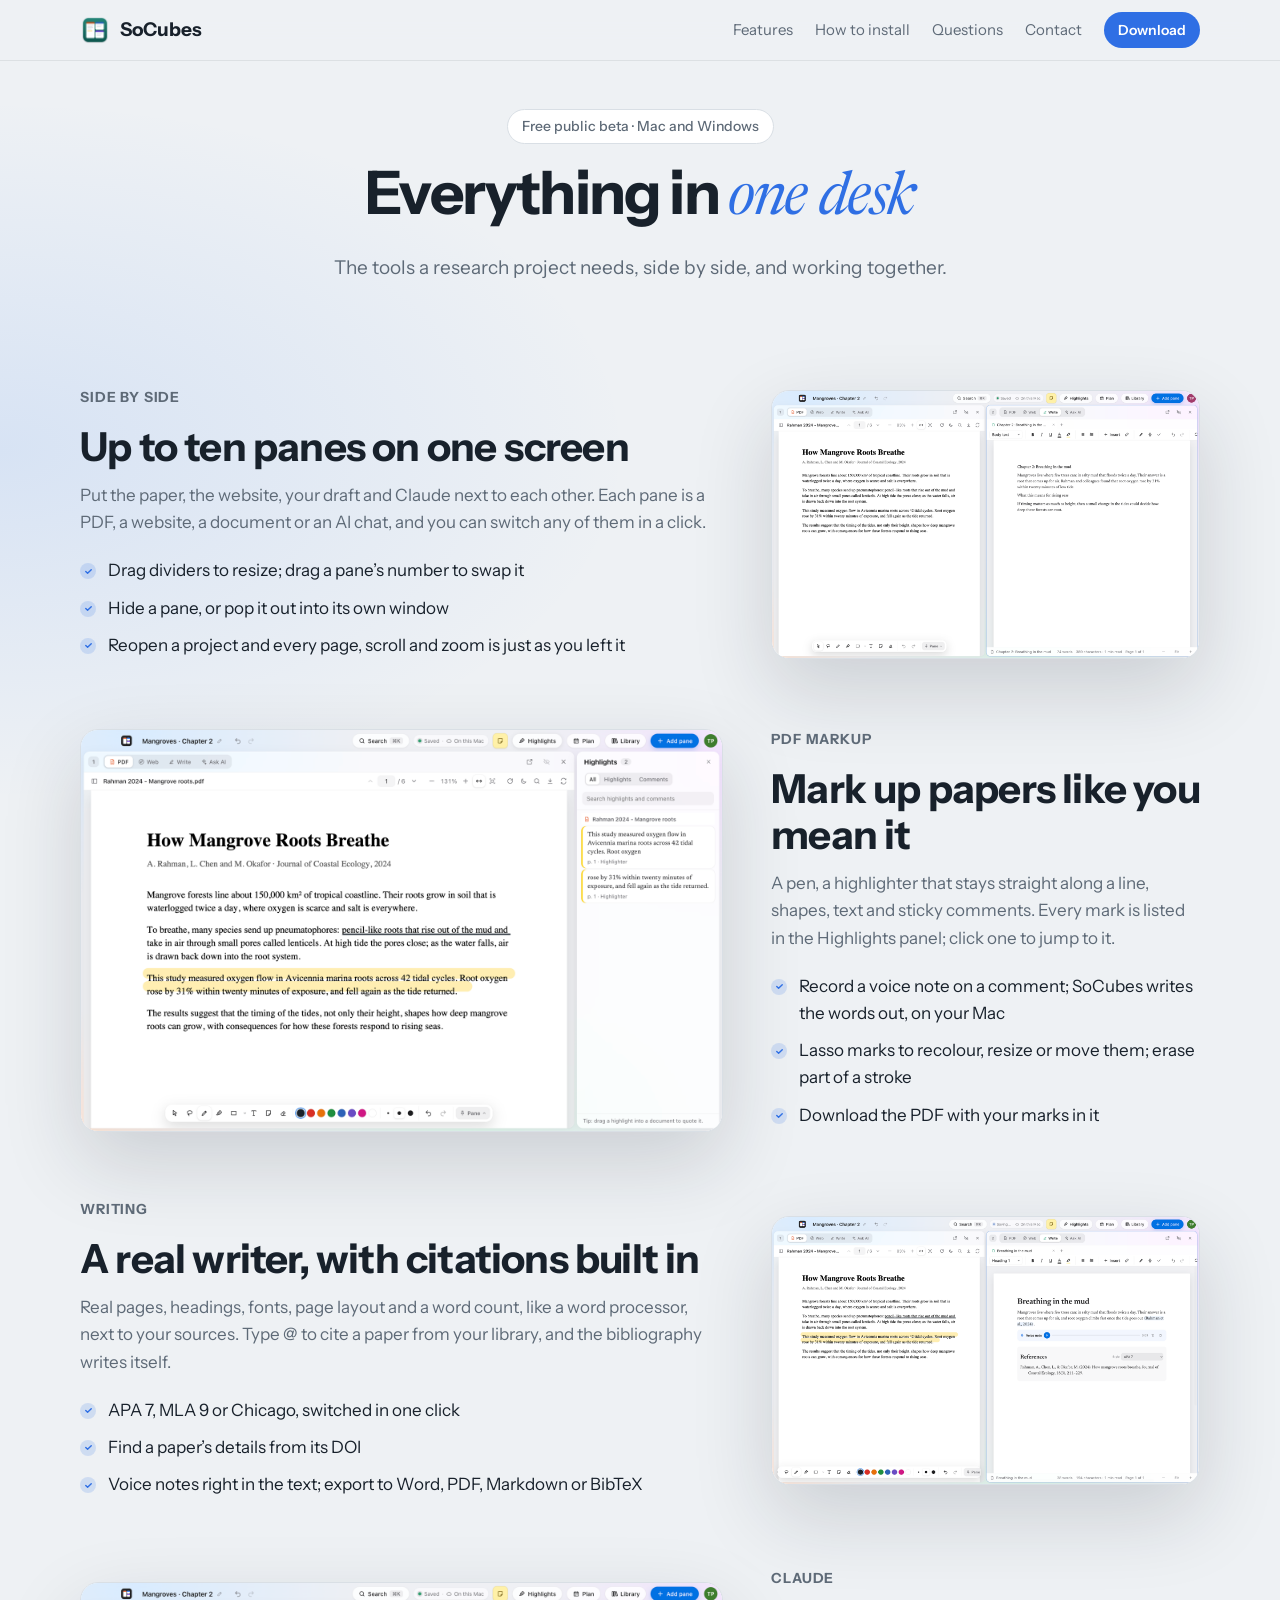
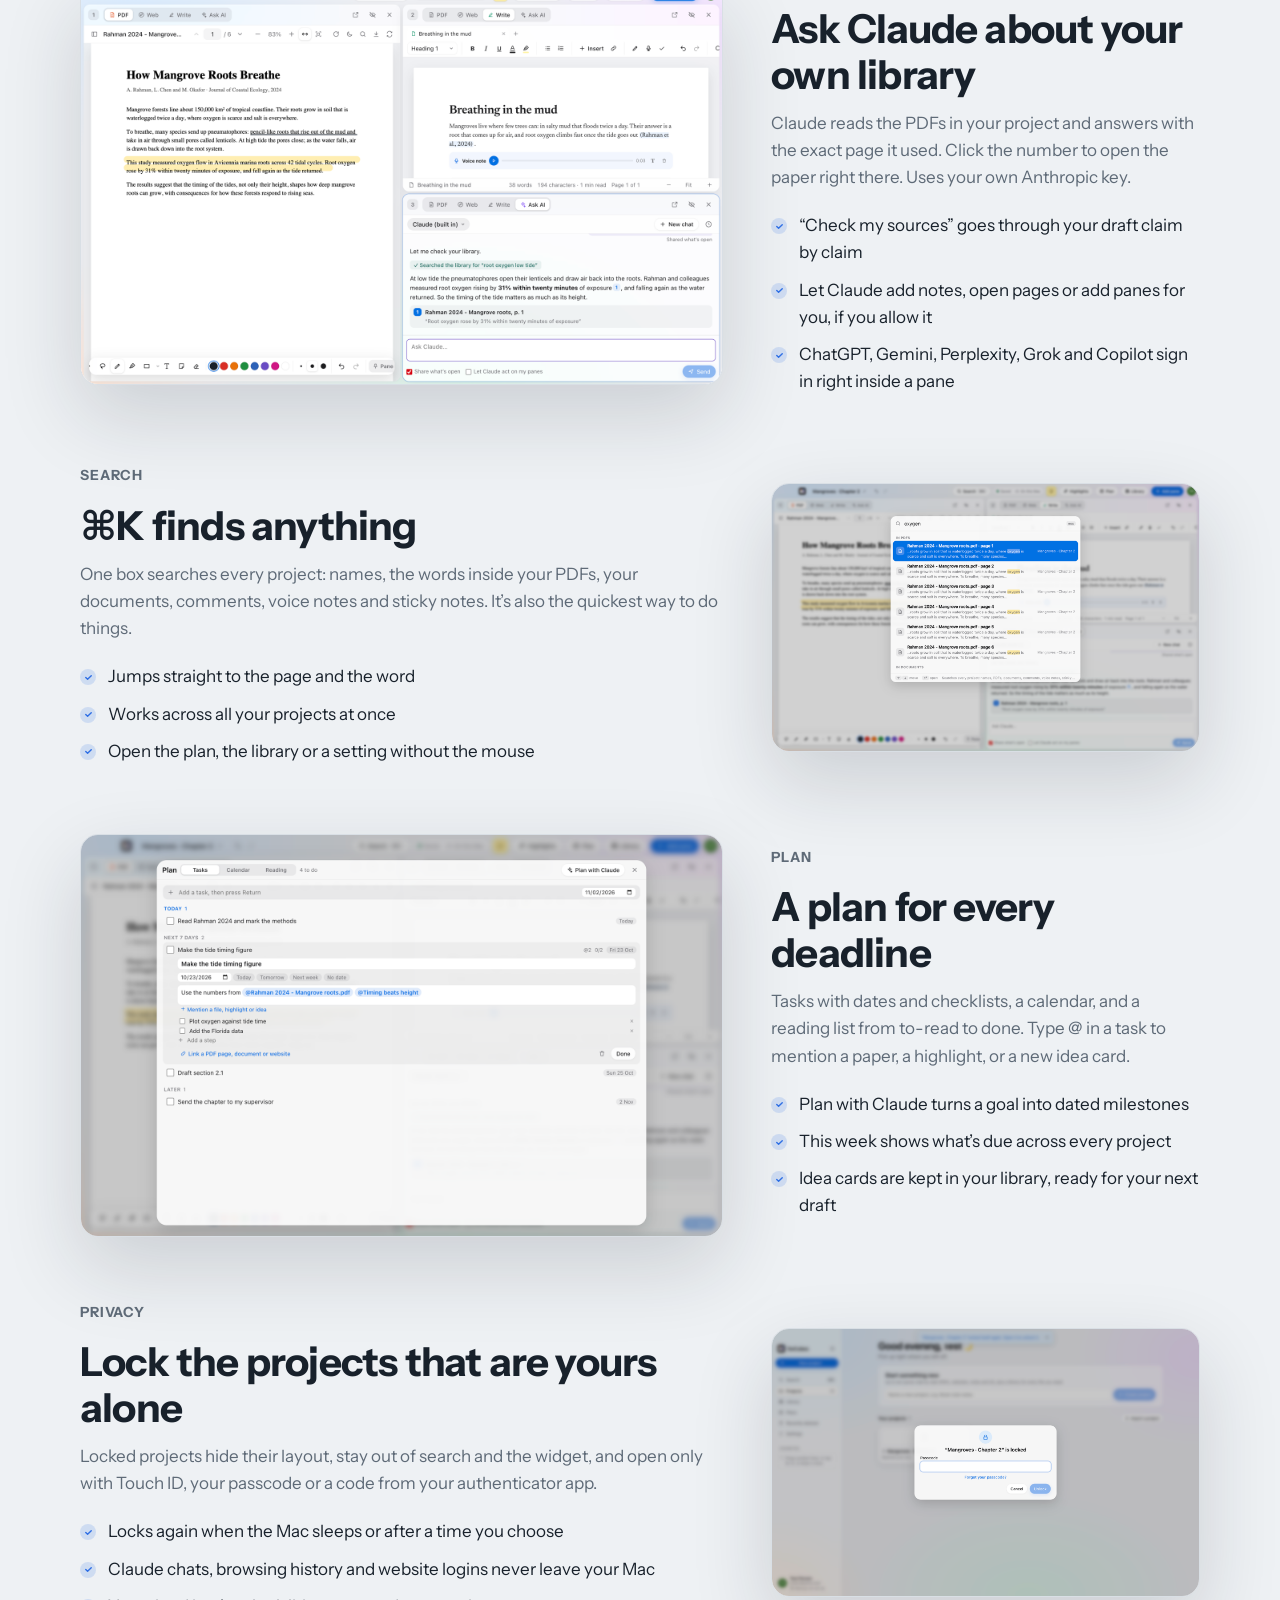
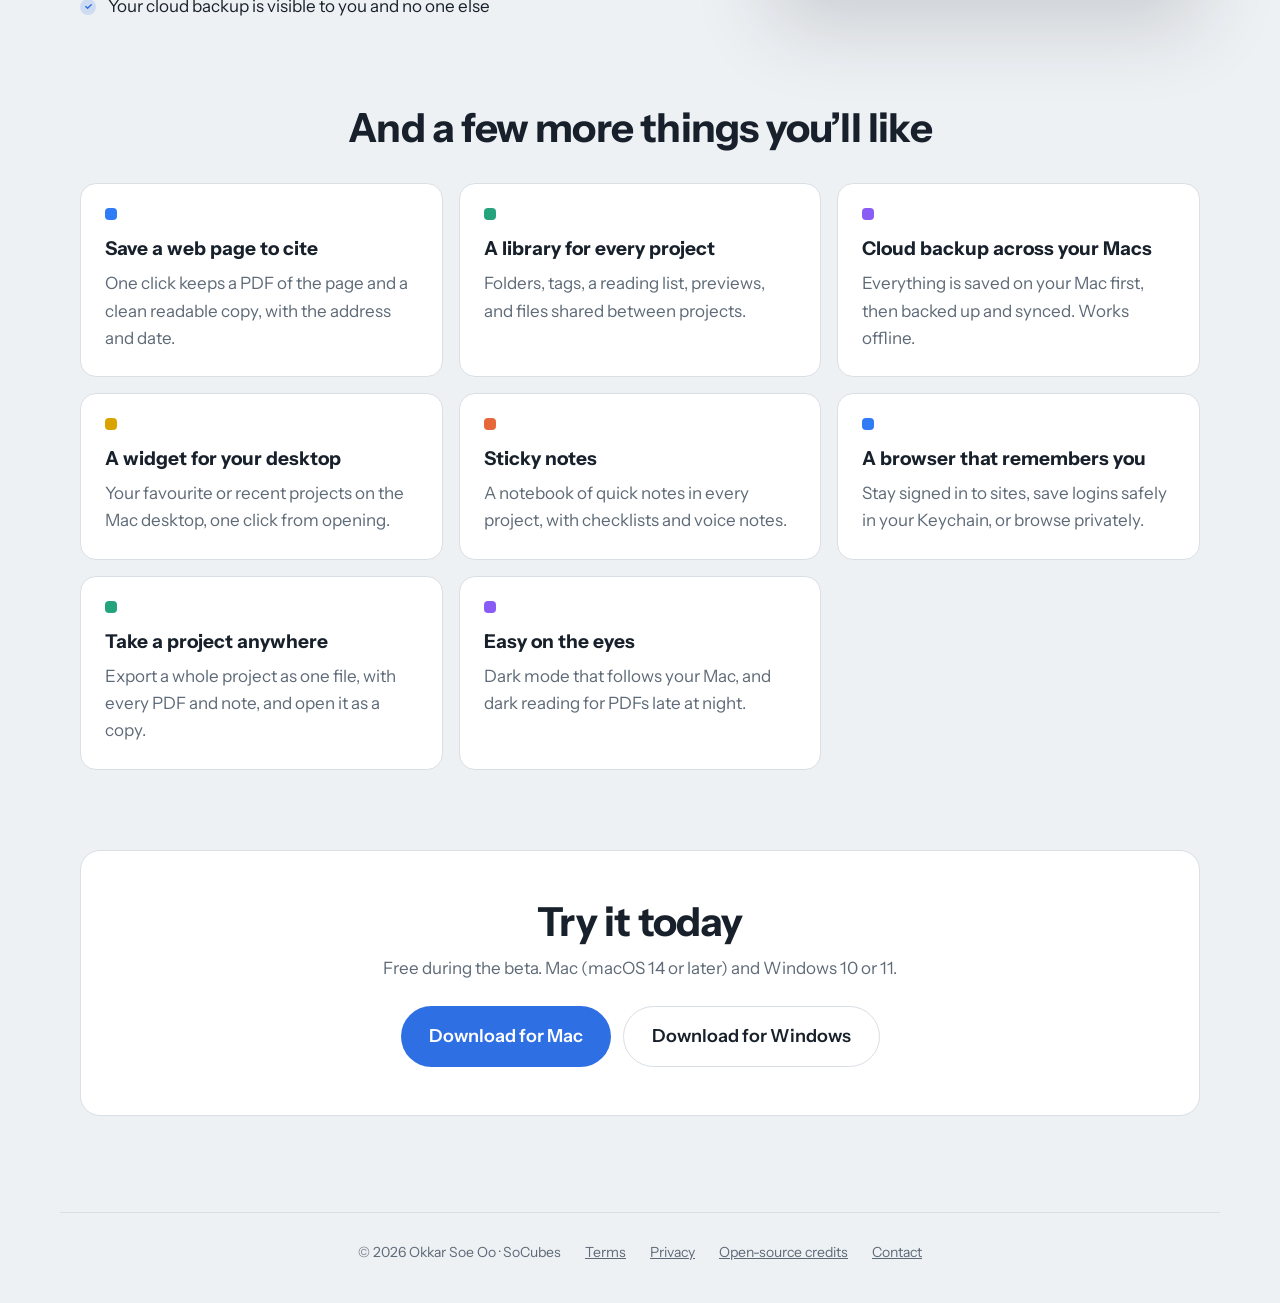
<file: features.html>
<!doctype html>
<html lang="en">
  <head>
    <meta charset="utf-8" />
    <meta name="viewport" content="width=device-width, initial-scale=1" />
    <title>Features · SoCubes</title>
    <meta
      name="description"
      content="Everything SoCubes does: side-by-side panes, PDF markup, citations, Claude with your library, plans, search and locked projects."
    />
    <meta property="og:title" content="SoCubes · Your research desk, side by side" />
    <meta
      property="og:description"
      content="PDFs, websites, notes and Claude side by side on your Mac. Free while in beta."
    />
    <meta property="og:image" content="https://socubes.space/images/workspace.png" />
    <meta property="og:url" content="https://socubes.space/" />
    <meta name="twitter:card" content="summary_large_image" />
    <link rel="icon" type="image/png" href="images/icon.png" />
    <link rel="apple-touch-icon" href="images/icon.png" />
    <link rel="preconnect" href="https://fonts.googleapis.com" />
    <link rel="preconnect" href="https://fonts.gstatic.com" crossorigin />
    <link
      href="https://fonts.googleapis.com/css2?family=Instrument+Sans:wght@400;500;600;700&family=Newsreader:ital,opsz,wght@0,6..72,400;0,6..72,600;1,6..72,400&display=swap"
      rel="stylesheet"
    />
    <link rel="stylesheet" href="style.css" />
  </head>
  <body>
    <header class="top">
      <a class="brand" href="index.html">
        <img src="images/icon.png" alt="" width="30" height="30" />
        SoCubes
      </a>
      <nav class="top__nav" aria-label="Site">
        <a href="features.html">Features</a>
        <a href="index.html#install">How to install</a>
        <a href="index.html#questions">Questions</a>
        <a href="contact.html">Contact</a>
        <a class="button button--small" href="index.html#download">Download</a>
      </nav>
    </header>

    <main>
      <section class="page-hero">
        <p class="pill">Free public beta · Mac and Windows</p>
        <h1>Everything in <em>one desk</em></h1>
        <p class="hero__lead">
          The tools a research project needs, side by side, and working together.
        </p>
      </section>

      <section class="feature">
        <figure class="shot">
          <img src="images/workspace.png" alt="A paper on the left and a chapter being written on the right" width="1600" height="1000" loading="lazy" />
        </figure>
        <div class="feature__text">
          <p class="eyebrow">Side by side</p>
          <h2>Up to ten panes on one screen</h2>
          <p>Put the paper, the website, your draft and Claude next to each other. Each pane is a PDF, a website, a document or an AI chat, and you can switch any of them in a click.</p>
          <ul class="ticks">
            <li>Drag dividers to resize; drag a pane’s number to swap it</li>
            <li>Hide a pane, or pop it out into its own window</li>
            <li>Reopen a project and every page, scroll and zoom is just as you left it</li>
          </ul>
        </div>
      </section>

      <section class="feature">
        <figure class="shot">
          <img src="images/f-markup.png" alt="Highlighted lines in a PDF, with every highlight listed in a side panel" width="1600" height="1000" loading="lazy" />
        </figure>
        <div class="feature__text">
          <p class="eyebrow">PDF markup</p>
          <h2>Mark up papers like you mean it</h2>
          <p>A pen, a highlighter that stays straight along a line, shapes, text and sticky comments. Every mark is listed in the Highlights panel; click one to jump to it.</p>
          <ul class="ticks">
            <li>Record a voice note on a comment; SoCubes writes the words out, on your Mac</li>
            <li>Lasso marks to recolour, resize or move them; erase part of a stroke</li>
            <li>Download the PDF with your marks in it</li>
          </ul>
        </div>
      </section>

      <section class="feature">
        <figure class="shot">
          <img src="images/f-writing.png" alt="A chapter with an in-text citation, a voice note and a bibliography" width="1600" height="1000" loading="lazy" />
        </figure>
        <div class="feature__text">
          <p class="eyebrow">Writing</p>
          <h2>A real writer, with citations built in</h2>
          <p>Real pages, headings, fonts, page layout and a word count, like a word processor, next to your sources. Type @ to cite a paper from your library, and the bibliography writes itself.</p>
          <ul class="ticks">
            <li>APA 7, MLA 9 or Chicago, switched in one click</li>
            <li>Find a paper’s details from its DOI</li>
            <li>Voice notes right in the text; export to Word, PDF, Markdown or BibTeX</li>
          </ul>
        </div>
      </section>

      <section class="feature">
        <figure class="shot">
          <img src="images/f-claude.png" alt="Claude answering a question and showing the page it found the answer on" width="1600" height="1000" loading="lazy" />
        </figure>
        <div class="feature__text">
          <p class="eyebrow">Claude</p>
          <h2>Ask Claude about your own library</h2>
          <p>Claude reads the PDFs in your project and answers with the exact page it used. Click the number to open the paper right there. Uses your own Anthropic key.</p>
          <ul class="ticks">
            <li>“Check my sources” goes through your draft claim by claim</li>
            <li>Let Claude add notes, open pages or add panes for you, if you allow it</li>
            <li>ChatGPT, Gemini, Perplexity, Grok and Copilot sign in right inside a pane</li>
          </ul>
        </div>
      </section>

      <section class="feature">
        <figure class="shot">
          <img src="images/f-search.png" alt="The search box finding a word on every page of a PDF" width="1600" height="1000" loading="lazy" />
        </figure>
        <div class="feature__text">
          <p class="eyebrow">Search</p>
          <h2>⌘K finds anything</h2>
          <p>One box searches every project: names, the words inside your PDFs, your documents, comments, voice notes and sticky notes. It’s also the quickest way to do things.</p>
          <ul class="ticks">
            <li>Jumps straight to the page and the word</li>
            <li>Works across all your projects at once</li>
            <li>Open the plan, the library or a setting without the mouse</li>
          </ul>
        </div>
      </section>

      <section class="feature">
        <figure class="shot">
          <img src="images/f-plan.png" alt="A plan with tasks, a checklist and mentions of a paper and an idea card" width="1600" height="1000" loading="lazy" />
        </figure>
        <div class="feature__text">
          <p class="eyebrow">Plan</p>
          <h2>A plan for every deadline</h2>
          <p>Tasks with dates and checklists, a calendar, and a reading list from to-read to done. Type @ in a task to mention a paper, a highlight, or a new idea card.</p>
          <ul class="ticks">
            <li>Plan with Claude turns a goal into dated milestones</li>
            <li>This week shows what’s due across every project</li>
            <li>Idea cards are kept in your library, ready for your next draft</li>
          </ul>
        </div>
      </section>

      <section class="feature">
        <figure class="shot">
          <img src="images/f-lock.png" alt="A locked project asking for a passcode" width="1600" height="1000" loading="lazy" />
        </figure>
        <div class="feature__text">
          <p class="eyebrow">Privacy</p>
          <h2>Lock the projects that are yours alone</h2>
          <p>Locked projects hide their layout, stay out of search and the widget, and open only with Touch ID, your passcode or a code from your authenticator app.</p>
          <ul class="ticks">
            <li>Locks again when the Mac sleeps or after a time you choose</li>
            <li>Claude chats, browsing history and website logins never leave your Mac</li>
            <li>Your cloud backup is visible to you and no one else</li>
          </ul>
        </div>
      </section>

      <section class="more">
        <h2>And a few more things you’ll like</h2>
        <div class="grid">
          <article class="card">
            <span class="card__dot" style="--dot: #2f7cf6"></span>
            <h3>Save a web page to cite</h3>
            <p>One click keeps a PDF of the page and a clean readable copy, with the address and date.</p>
          </article>
          <article class="card">
            <span class="card__dot" style="--dot: #24a37d"></span>
            <h3>A library for every project</h3>
            <p>Folders, tags, a reading list, previews, and files shared between projects.</p>
          </article>
          <article class="card">
            <span class="card__dot" style="--dot: #8a5cf6"></span>
            <h3>Cloud backup across your Macs</h3>
            <p>Everything is saved on your Mac first, then backed up and synced. Works offline.</p>
          </article>
          <article class="card">
            <span class="card__dot" style="--dot: #d9a400"></span>
            <h3>A widget for your desktop</h3>
            <p>Your favourite or recent projects on the Mac desktop, one click from opening.</p>
          </article>
          <article class="card">
            <span class="card__dot" style="--dot: #e5673a"></span>
            <h3>Sticky notes</h3>
            <p>A notebook of quick notes in every project, with checklists and voice notes.</p>
          </article>
          <article class="card">
            <span class="card__dot" style="--dot: #2f7cf6"></span>
            <h3>A browser that remembers you</h3>
            <p>Stay signed in to sites, save logins safely in your Keychain, or browse privately.</p>
          </article>
          <article class="card">
            <span class="card__dot" style="--dot: #24a37d"></span>
            <h3>Take a project anywhere</h3>
            <p>Export a whole project as one file, with every PDF and note, and open it as a copy.</p>
          </article>
          <article class="card">
            <span class="card__dot" style="--dot: #8a5cf6"></span>
            <h3>Easy on the eyes</h3>
            <p>Dark mode that follows your Mac, and dark reading for PDFs late at night.</p>
          </article>
        </div>
      </section>

      <section class="cta">
        <h2>Try it today</h2>
        <p>Free during the beta. Mac (macOS 14 or later) and Windows 10 or 11.</p>
        <div class="hero__buttons">
          <a class="button button--big" href="/download">Download for Mac</a>
          <a class="button button--big button--ghost" href="/download/windows">Download for Windows</a>
        </div>
      </section>
    </main>

    <footer class="foot">
      <span>© 2026 Okkar Soe Oo · SoCubes</span>
      <a href="terms.html">Terms</a>
      <a href="privacy.html">Privacy</a>
      <a href="credits.html">Open-source credits</a>
      <a href="contact.html">Contact</a>
    </footer>
  </body>
</html>
</file>
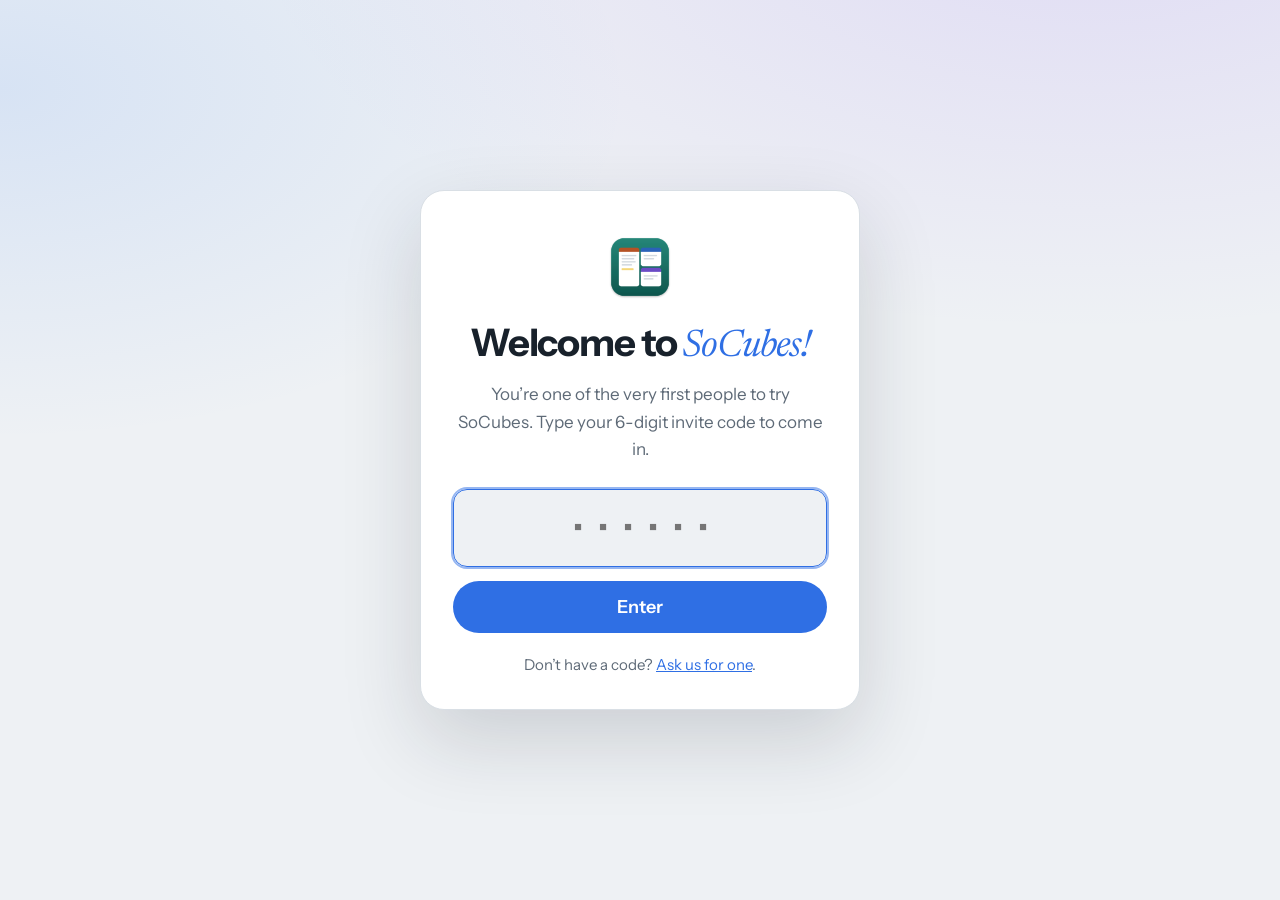
<file: invite.html>
<!doctype html>
<html lang="en">
  <head>
    <meta charset="utf-8" />
    <meta name="viewport" content="width=device-width, initial-scale=1" />
    <title>Welcome · SoCubes</title>
    <meta name="description" content="SoCubes is invite-only for now. Enter your invite code." />
    <meta name="robots" content="noindex" />
    <link rel="icon" type="image/png" href="images/icon.png" />
    <link rel="preconnect" href="https://fonts.googleapis.com" />
    <link rel="preconnect" href="https://fonts.gstatic.com" crossorigin />
    <link
      href="https://fonts.googleapis.com/css2?family=Instrument+Sans:wght@400;500;600;700&family=Newsreader:ital,opsz,wght@0,6..72,400;1,6..72,400&display=swap"
      rel="stylesheet"
    />
    <link rel="stylesheet" href="style.css" />
  </head>
  <body class="gate-page">
    <main class="gate">
      <img class="gate__icon" src="images/icon.png" alt="" width="72" height="72" />
      <h1>Welcome to <em>SoCubes!</em></h1>
      <p class="gate__lead">
        You’re one of the very first people to try SoCubes. Type your 6-digit invite code to come
        in.
      </p>
      <form class="gate__form" method="POST" action="/invite">
        <input type="hidden" name="next" id="next" value="/" />
        <input
          class="gate__code"
          name="code"
          id="code"
          aria-label="Invite code"
          placeholder="••••••"
          inputmode="numeric"
          autocomplete="one-time-code"
          pattern="[0-9]{6}"
          maxlength="6"
          required
          autofocus
        />
        <p class="gate__error" id="wrong" role="alert" hidden>
          That code isn’t right. Check your invite and try again.
        </p>
        <button class="button button--big" type="submit">Enter</button>
      </form>
      <p class="gate__small">
        Don’t have a code? <a href="contact.html">Ask us for one</a>.
      </p>
    </main>
    <script>
      const params = new URLSearchParams(location.search)
      const next = params.get('next')
      if (next && next.startsWith('/') && !next.startsWith('//')) {
        document.getElementById('next').value = next
      }
      if (params.has('wrong')) document.getElementById('wrong').hidden = false
      // A link with the code in it (from an invite pass) fills it in and goes straight in.
      const given = (params.get('code') || '').replace(/\D/g, '')
      if (given.length === 6 && !params.has('wrong')) {
        document.getElementById('code').value = given
        document.getElementById('code').form.requestSubmit()
      }
      // Digits only, and it sends itself once all six are typed.
      const box = document.getElementById('code')
      box.addEventListener('input', () => {
        box.value = box.value.replace(/\D/g, '').slice(0, 6)
        if (box.value.length === 6) box.form.requestSubmit()
      })
    </script>
  </body>
</html>
</file>
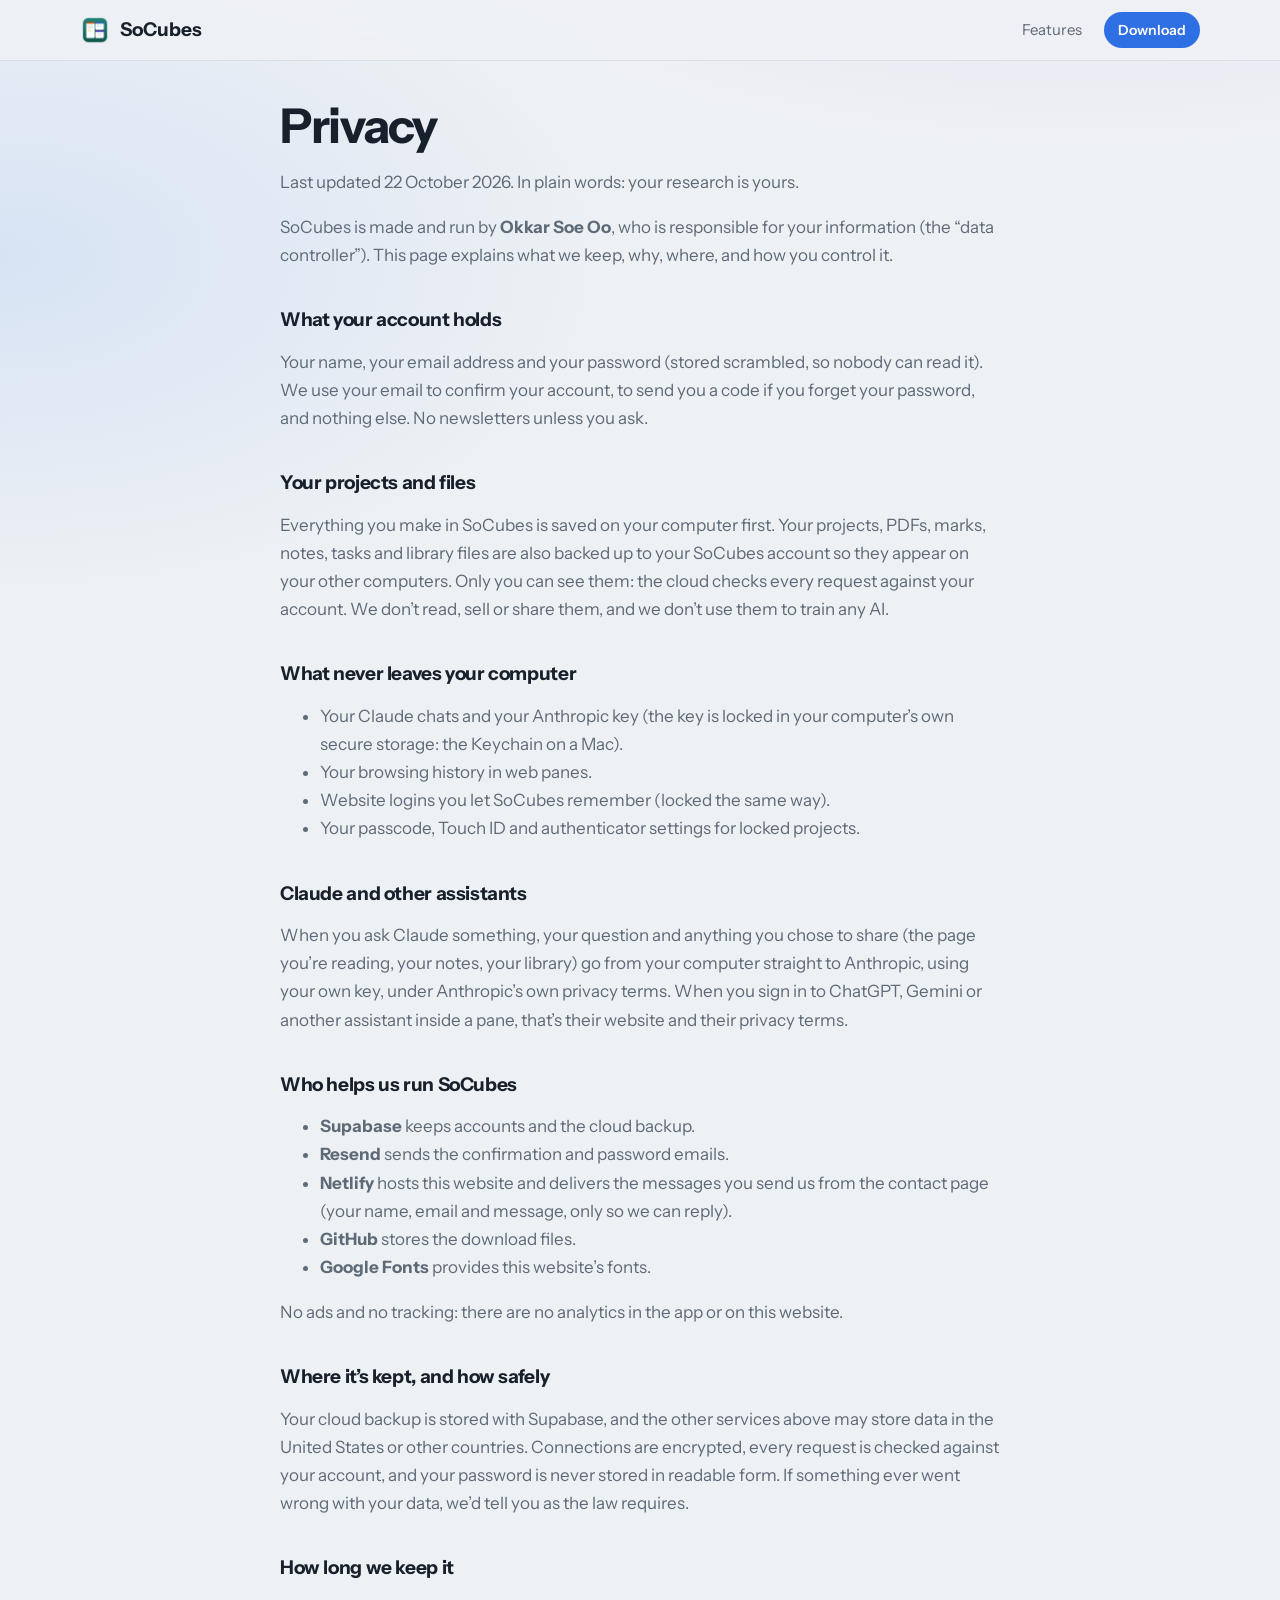
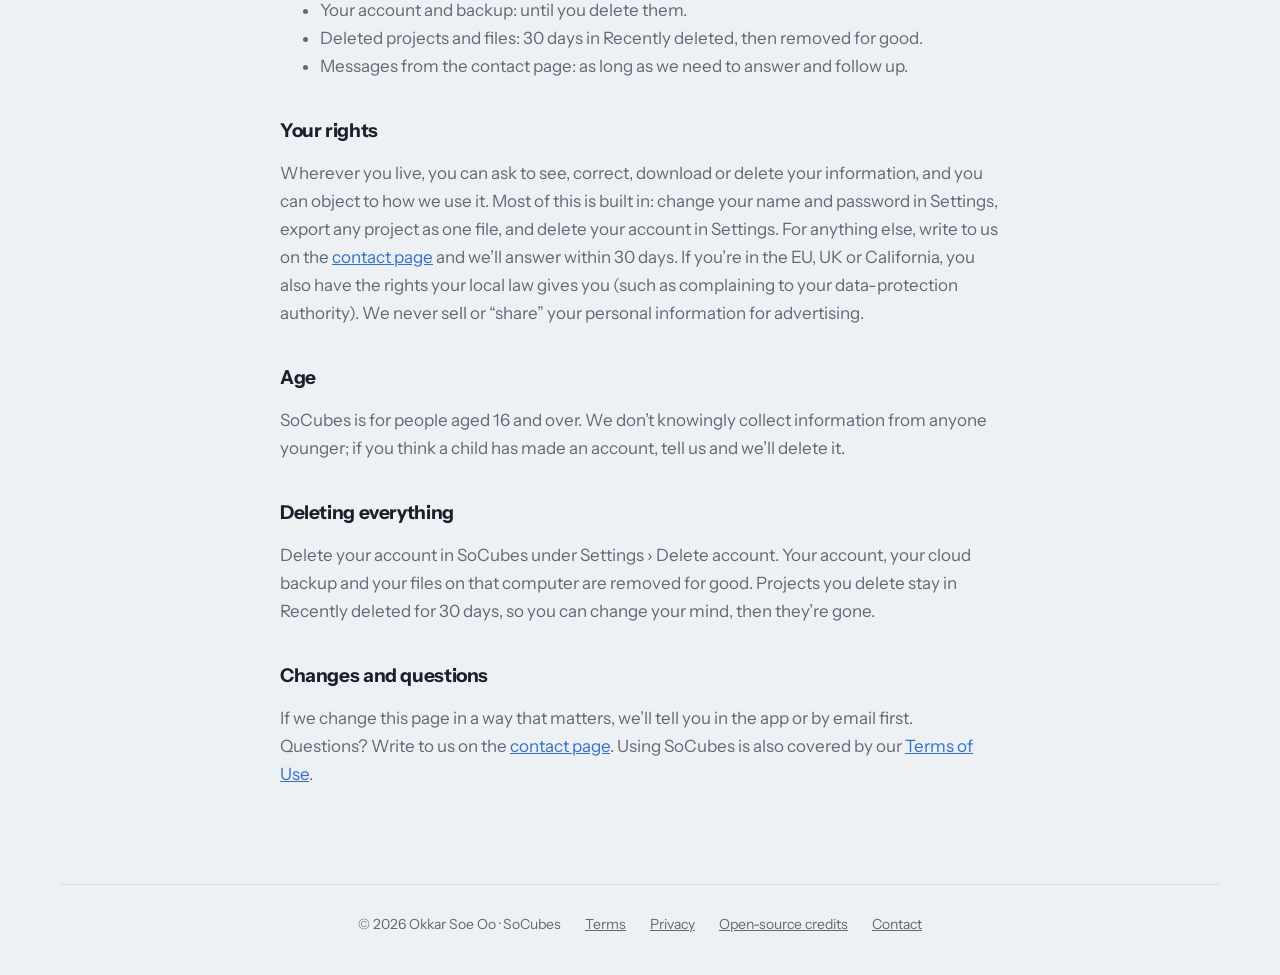
<file: privacy.html>
<!doctype html>
<html lang="en">
  <head>
    <meta charset="utf-8" />
    <meta name="viewport" content="width=device-width, initial-scale=1" />
    <title>Privacy · SoCubes</title>
    <meta name="description" content="What SoCubes keeps, where, and who can see it." />
    <link rel="icon" type="image/png" href="images/icon.png" />
    <link rel="preconnect" href="https://fonts.googleapis.com" />
    <link rel="preconnect" href="https://fonts.gstatic.com" crossorigin />
    <link
      href="https://fonts.googleapis.com/css2?family=Instrument+Sans:wght@400;500;600;700&family=Newsreader:ital,opsz,wght@0,6..72,400;1,6..72,400&display=swap"
      rel="stylesheet"
    />
    <link rel="stylesheet" href="style.css" />
  </head>
  <body>
    <header class="top">
      <a class="brand" href="index.html">
        <img src="images/icon.png" alt="" width="30" height="30" />
        SoCubes
      </a>
      <nav class="top__nav" aria-label="Site">
        <a href="features.html">Features</a>
        <a class="button button--small" href="index.html#download">Download</a>
      </nav>
    </header>

    <main class="page legal">
      <h1>Privacy</h1>
      <p>Last updated 22 October 2026. In plain words: your research is yours.</p>
      <p>
        SoCubes is made and run by <b>Okkar Soe Oo</b>, who is responsible for your information
        (the “data controller”). This page explains what we keep, why, where, and how you control it.
      </p>

      <h2>What your account holds</h2>
      <p>
        Your name, your email address and your password (stored scrambled, so nobody can read it).
        We use your email to confirm your account, to send you a code if you forget your password,
        and nothing else. No newsletters unless you ask.
      </p>

      <h2>Your projects and files</h2>
      <p>
        Everything you make in SoCubes is saved on your computer first. Your projects, PDFs, marks, notes,
        tasks and library files are also backed up to your SoCubes account so they appear on your
        other computers. Only you can see them: the cloud checks every request against your account.
        We don’t read, sell or share them, and we don’t use them to train any AI.
      </p>

      <h2>What never leaves your computer</h2>
      <ul>
        <li>Your Claude chats and your Anthropic key (the key is locked in your computer’s own secure storage: the Keychain on a Mac).</li>
        <li>Your browsing history in web panes.</li>
        <li>Website logins you let SoCubes remember (locked the same way).</li>
        <li>Your passcode, Touch ID and authenticator settings for locked projects.</li>
      </ul>

      <h2>Claude and other assistants</h2>
      <p>
        When you ask Claude something, your question and anything you chose to share (the page
        you’re reading, your notes, your library) go from your computer straight to Anthropic, using
        your own key, under Anthropic’s own privacy terms. When you sign in to ChatGPT, Gemini or
        another assistant inside a pane, that’s their website and their privacy terms.
      </p>

      <h2>Who helps us run SoCubes</h2>
      <ul>
        <li><b>Supabase</b> keeps accounts and the cloud backup.</li>
        <li><b>Resend</b> sends the confirmation and password emails.</li>
        <li><b>Netlify</b> hosts this website and delivers the messages you send us from the
          contact page (your name, email and message, only so we can reply).</li>
        <li><b>GitHub</b> stores the download files.</li>
        <li><b>Google Fonts</b> provides this website’s fonts.</li>
      </ul>
      <p>
        No ads and no tracking: there are no analytics in the app or on this website.
      </p>

      <h2>Where it’s kept, and how safely</h2>
      <p>
        Your cloud backup is stored with Supabase, and the other services above may store data in
        the United States or other countries. Connections are encrypted, every request is checked
        against your account, and your password is never stored in readable form. If something ever
        went wrong with your data, we’d tell you as the law requires.
      </p>

      <h2>How long we keep it</h2>
      <ul>
        <li>Your account and backup: until you delete them.</li>
        <li>Deleted projects and files: 30 days in Recently deleted, then removed for good.</li>
        <li>Messages from the contact page: as long as we need to answer and follow up.</li>
      </ul>

      <h2>Your rights</h2>
      <p>
        Wherever you live, you can ask to see, correct, download or delete your information, and you
        can object to how we use it. Most of this is built in: change your name and password in
        Settings, export any project as one file, and delete your account in Settings. For anything
        else, write to us on the <a href="contact.html">contact page</a> and we’ll answer within 30
        days. If you’re in the EU, UK or California, you also have the rights your local law gives
        you (such as complaining to your data-protection authority). We never sell or “share” your
        personal information for advertising.
      </p>

      <h2>Age</h2>
      <p>
        SoCubes is for people aged 16 and over. We don’t knowingly collect information from anyone
        younger; if you think a child has made an account, tell us and we’ll delete it.
      </p>

      <h2>Deleting everything</h2>
      <p>
        Delete your account in SoCubes under Settings › Delete account. Your account, your cloud
        backup and your files on that computer are removed for good. Projects you delete stay in
        Recently deleted for 30 days, so you can change your mind, then they’re gone.
      </p>

      <h2>Changes and questions</h2>
      <p>
        If we change this page in a way that matters, we’ll tell you in the app or by email first.
        Questions? Write to us on the <a href="contact.html">contact page</a>. Using SoCubes is
        also covered by our <a href="terms.html">Terms of Use</a>.
      </p>
    </main>

    <footer class="foot">
      <span>© 2026 Okkar Soe Oo · SoCubes</span>
      <a href="terms.html">Terms</a>
      <a href="privacy.html">Privacy</a>
      <a href="credits.html">Open-source credits</a>
      <a href="contact.html">Contact</a>
    </footer>
  </body>
</html>
</file>
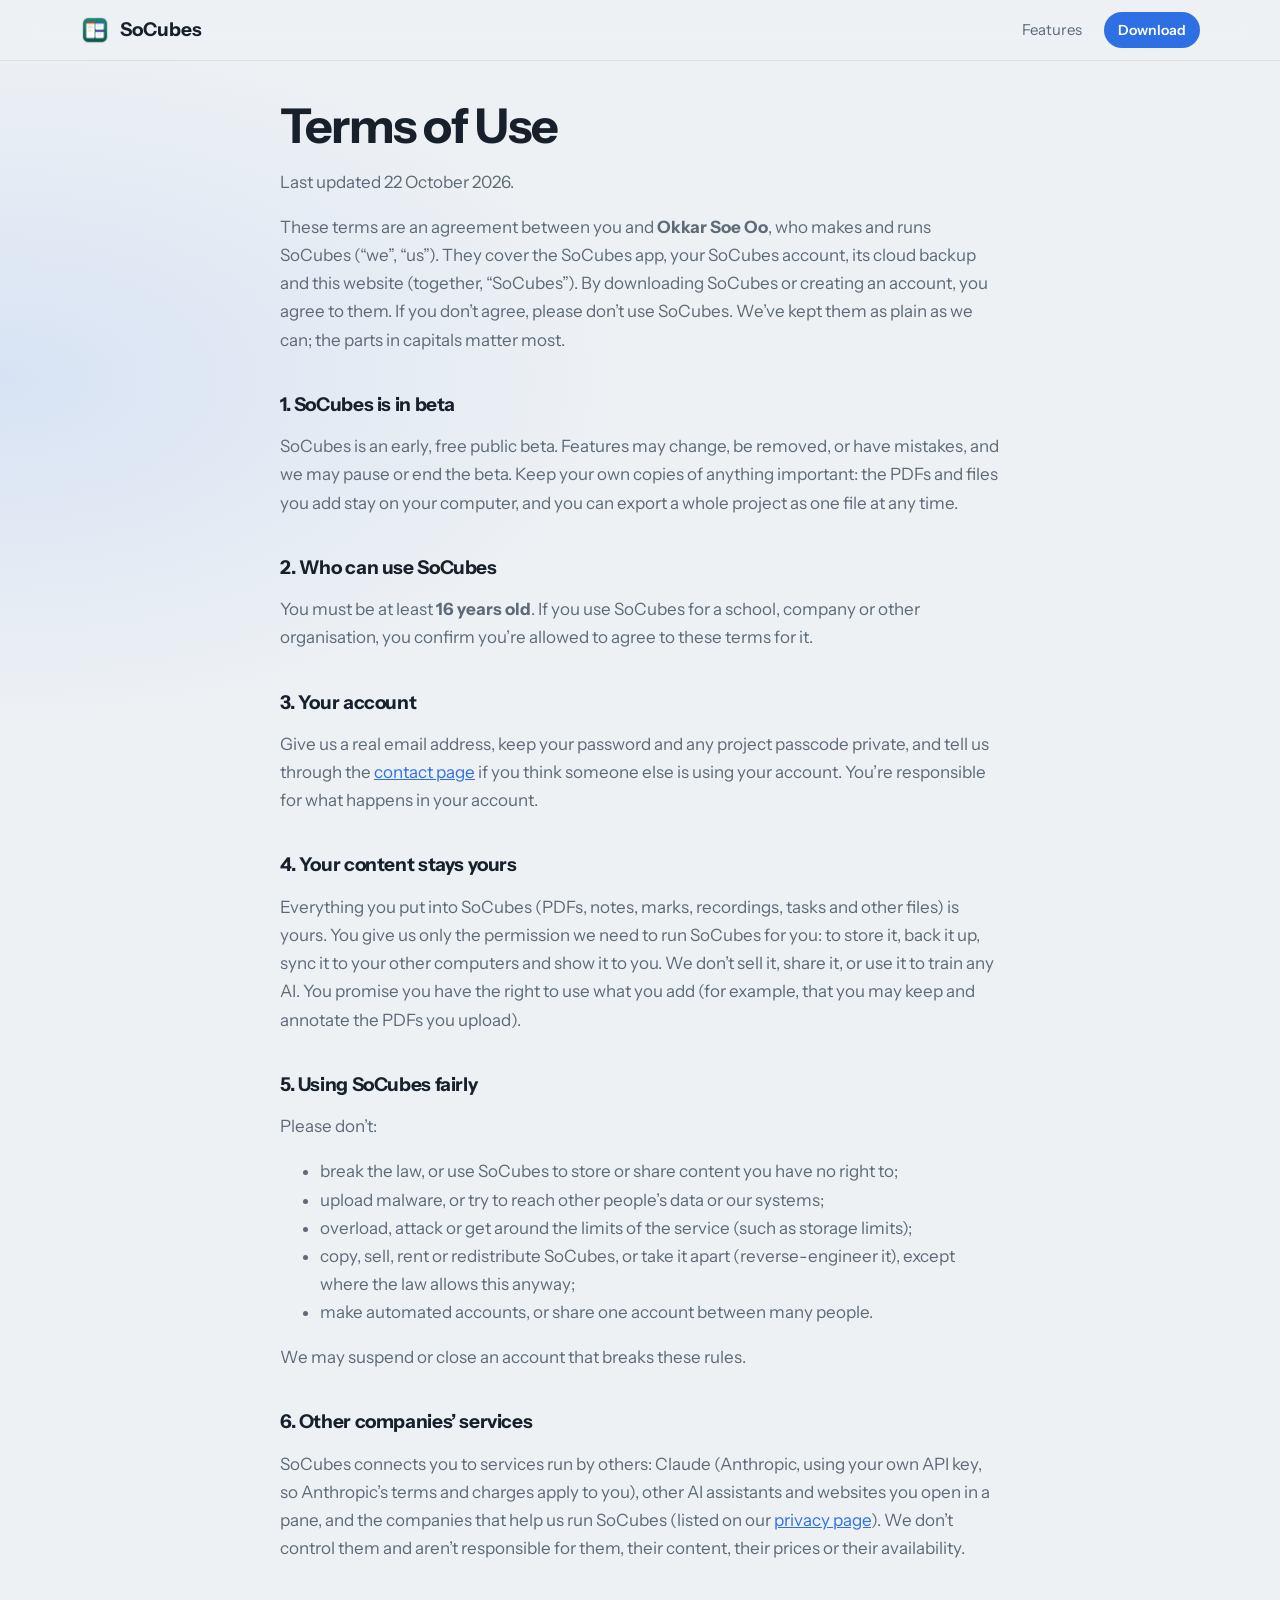
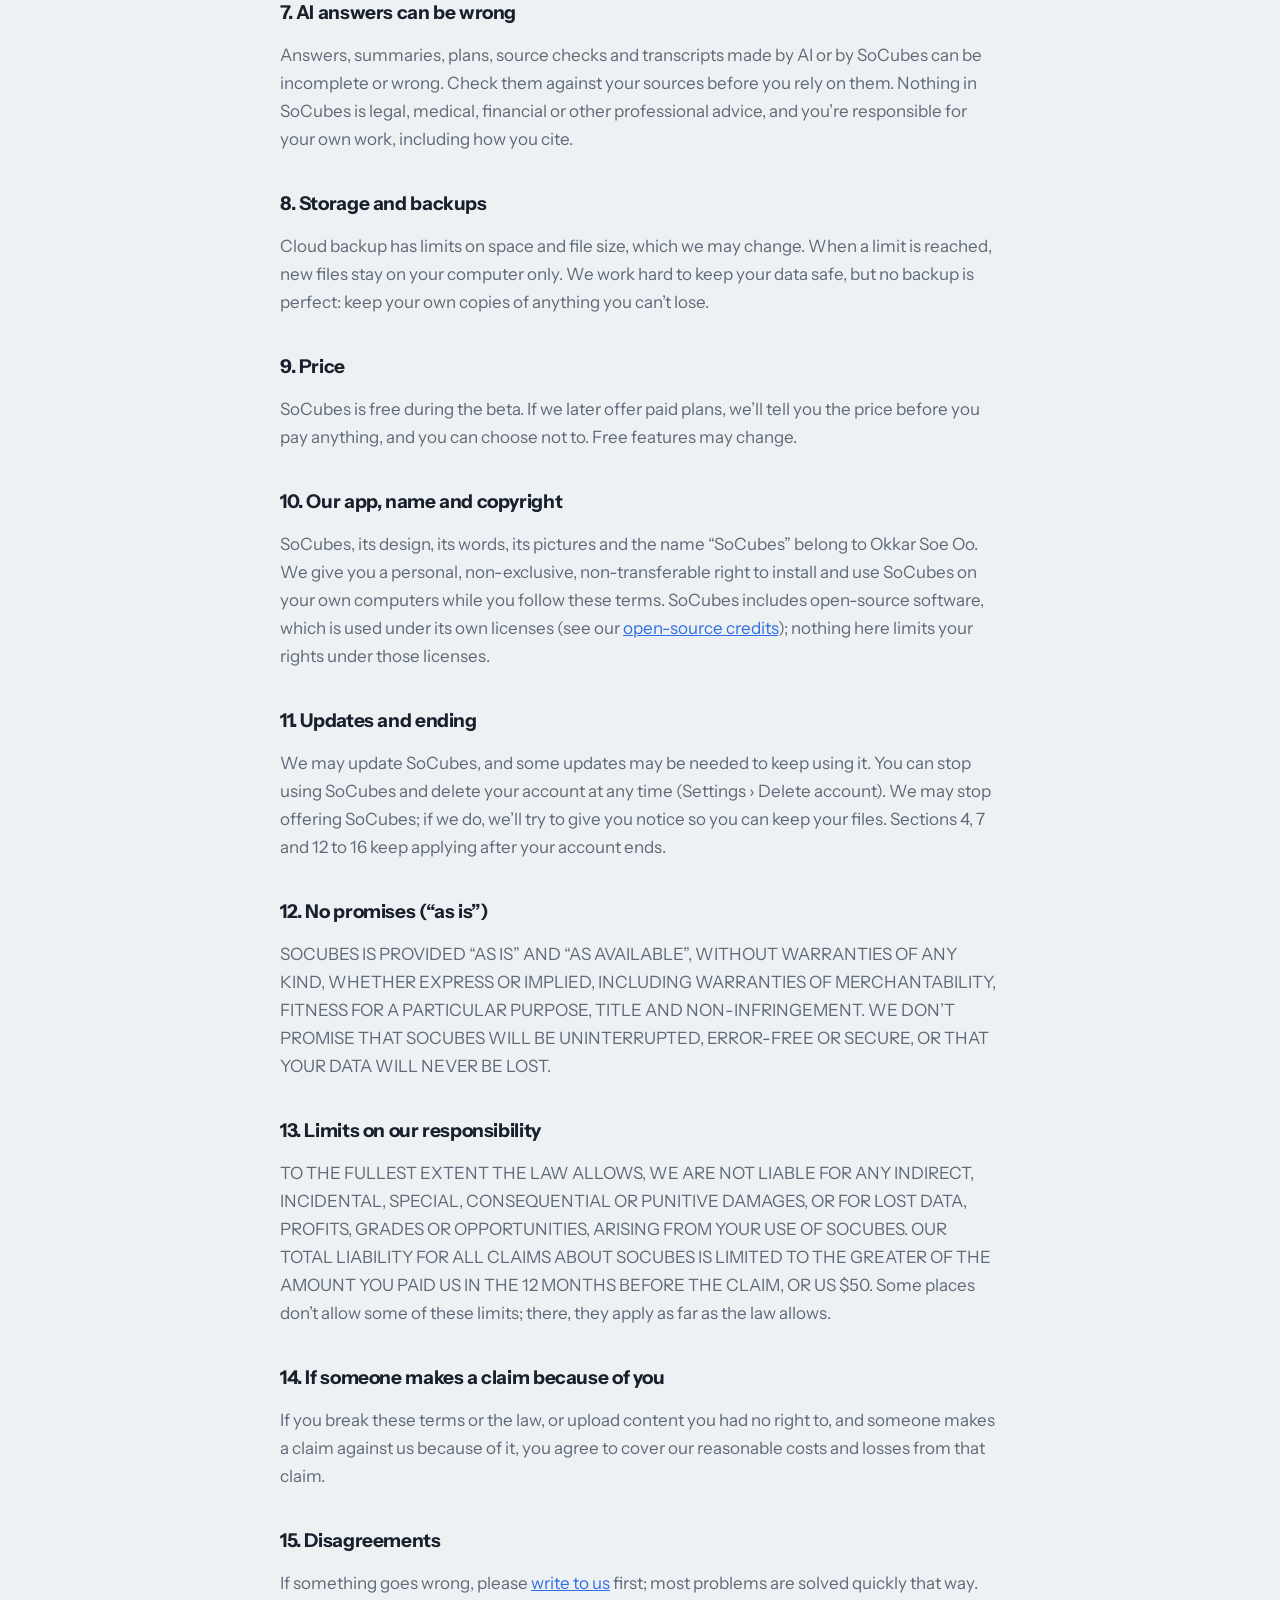
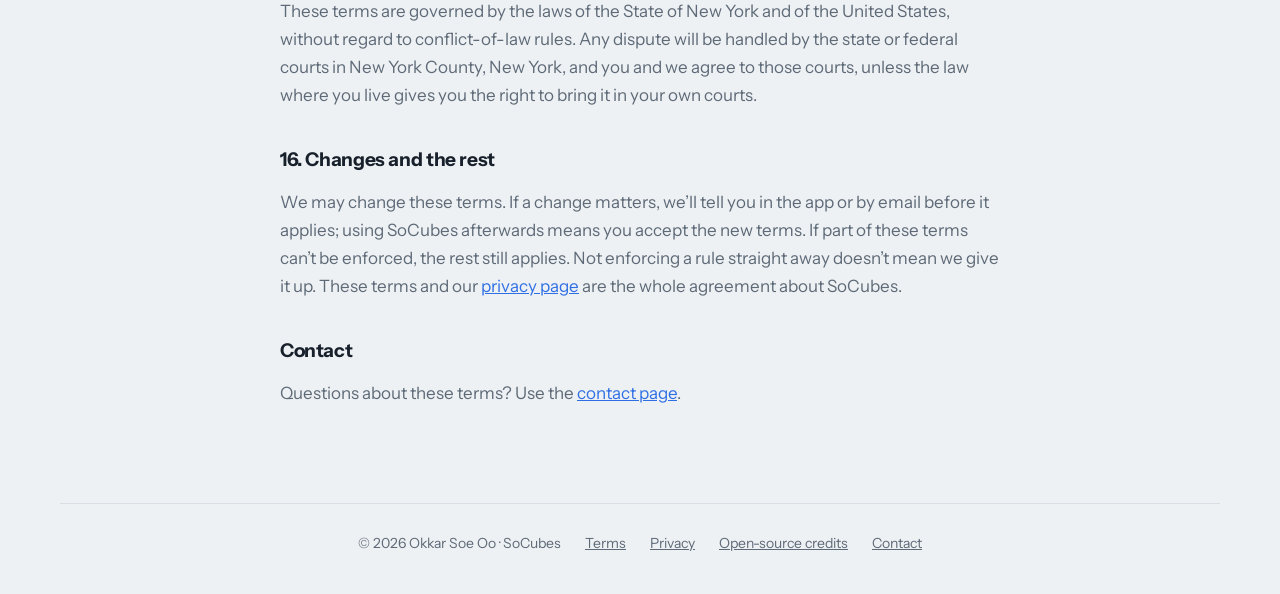
<file: terms.html>
<!doctype html>
<html lang="en">
  <head>
    <meta charset="utf-8" />
    <meta name="viewport" content="width=device-width, initial-scale=1" />
    <title>Terms of Use · SoCubes</title>
    <meta name="description" content="The rules for using SoCubes, in plain words." />
    <link rel="icon" type="image/png" href="images/icon.png" />
    <link rel="preconnect" href="https://fonts.googleapis.com" />
    <link rel="preconnect" href="https://fonts.gstatic.com" crossorigin />
    <link
      href="https://fonts.googleapis.com/css2?family=Instrument+Sans:wght@400;500;600;700&family=Newsreader:ital,opsz,wght@0,6..72,400;1,6..72,400&display=swap"
      rel="stylesheet"
    />
    <link rel="stylesheet" href="style.css" />
  </head>
  <body>
    <header class="top">
      <a class="brand" href="index.html">
        <img src="images/icon.png" alt="" width="30" height="30" />
        SoCubes
      </a>
      <nav class="top__nav" aria-label="Site">
        <a href="features.html">Features</a>
        <a class="button button--small" href="index.html#download">Download</a>
      </nav>
    </header>

    <main class="page legal">
      <h1>Terms of Use</h1>
      <p>Last updated 22 October 2026.</p>
      <p>
        These terms are an agreement between you and <b>Okkar Soe Oo</b>, who makes and runs
        SoCubes (“we”, “us”). They cover the SoCubes app, your SoCubes account, its cloud backup
        and this website (together, “SoCubes”). By downloading SoCubes or creating an account, you
        agree to them. If you don’t agree, please don’t use SoCubes. We’ve kept them as plain as we
        can; the parts in capitals matter most.
      </p>

      <h2>1. SoCubes is in beta</h2>
      <p>
        SoCubes is an early, free public beta. Features may change, be removed, or have mistakes,
        and we may pause or end the beta. Keep your own copies of anything important: the PDFs
        and files you add stay on your computer, and you can export a whole project as one file at any
        time.
      </p>

      <h2>2. Who can use SoCubes</h2>
      <p>
        You must be at least <b>16 years old</b>. If you use SoCubes for a school, company or other
        organisation, you confirm you’re allowed to agree to these terms for it.
      </p>

      <h2>3. Your account</h2>
      <p>
        Give us a real email address, keep your password and any project passcode private, and
        tell us through the <a href="contact.html">contact page</a> if you think someone else is
        using your account. You’re responsible for what happens in your account.
      </p>

      <h2>4. Your content stays yours</h2>
      <p>
        Everything you put into SoCubes (PDFs, notes, marks, recordings, tasks and other files) is
        yours. You give us only the permission we need to run SoCubes for you: to store it, back it
        up, sync it to your other computers and show it to you. We don’t sell it, share it, or use it to
        train any AI. You promise you have the right to use what you add (for example, that you may
        keep and annotate the PDFs you upload).
      </p>

      <h2>5. Using SoCubes fairly</h2>
      <p>Please don’t:</p>
      <ul>
        <li>break the law, or use SoCubes to store or share content you have no right to;</li>
        <li>upload malware, or try to reach other people’s data or our systems;</li>
        <li>overload, attack or get around the limits of the service (such as storage limits);</li>
        <li>
          copy, sell, rent or redistribute SoCubes, or take it apart (reverse-engineer it), except
          where the law allows this anyway;
        </li>
        <li>make automated accounts, or share one account between many people.</li>
      </ul>
      <p>We may suspend or close an account that breaks these rules.</p>

      <h2>6. Other companies’ services</h2>
      <p>
        SoCubes connects you to services run by others: Claude (Anthropic, using your own API
        key, so Anthropic’s terms and charges apply to you), other AI assistants and websites you
        open in a pane, and the companies that help us run SoCubes (listed on our
        <a href="privacy.html">privacy page</a>). We don’t control them and aren’t responsible for
        them, their content, their prices or their availability.
      </p>

      <h2>7. AI answers can be wrong</h2>
      <p>
        Answers, summaries, plans, source checks and transcripts made by AI or by SoCubes can be
        incomplete or wrong. Check them against your sources before you rely on them. Nothing in
        SoCubes is legal, medical, financial or other professional advice, and you’re responsible
        for your own work, including how you cite.
      </p>

      <h2>8. Storage and backups</h2>
      <p>
        Cloud backup has limits on space and file size, which we may change. When a limit is
        reached, new files stay on your computer only. We work hard to keep your data safe, but no
        backup is perfect: keep your own copies of anything you can’t lose.
      </p>

      <h2>9. Price</h2>
      <p>
        SoCubes is free during the beta. If we later offer paid plans, we’ll tell you the price
        before you pay anything, and you can choose not to. Free features may change.
      </p>

      <h2>10. Our app, name and copyright</h2>
      <p>
        SoCubes, its design, its words, its pictures and the name “SoCubes” belong to Okkar Soe Oo.
        We give you a personal, non-exclusive, non-transferable right to install and use SoCubes on
        your own computers while you follow these terms. SoCubes includes open-source software, which
        is used under its own licenses (see our <a href="credits.html">open-source credits</a>);
        nothing here limits your rights under those licenses.
      </p>

      <h2>11. Updates and ending</h2>
      <p>
        We may update SoCubes, and some updates may be needed to keep using it. You can stop
        using SoCubes and delete your account at any time (Settings › Delete account). We may
        stop offering SoCubes; if we do, we’ll try to give you notice so you can keep your files.
        Sections 4, 7 and 12 to 16 keep applying after your account ends.
      </p>

      <h2>12. No promises (“as is”)</h2>
      <p>
        SOCUBES IS PROVIDED “AS IS” AND “AS AVAILABLE”, WITHOUT WARRANTIES OF ANY KIND, WHETHER
        EXPRESS OR IMPLIED, INCLUDING WARRANTIES OF MERCHANTABILITY, FITNESS FOR A PARTICULAR
        PURPOSE, TITLE AND NON-INFRINGEMENT. WE DON’T PROMISE THAT SOCUBES WILL BE UNINTERRUPTED,
        ERROR-FREE OR SECURE, OR THAT YOUR DATA WILL NEVER BE LOST.
      </p>

      <h2>13. Limits on our responsibility</h2>
      <p>
        TO THE FULLEST EXTENT THE LAW ALLOWS, WE ARE NOT LIABLE FOR ANY INDIRECT, INCIDENTAL,
        SPECIAL, CONSEQUENTIAL OR PUNITIVE DAMAGES, OR FOR LOST DATA, PROFITS, GRADES OR
        OPPORTUNITIES, ARISING FROM YOUR USE OF SOCUBES. OUR TOTAL LIABILITY FOR ALL CLAIMS ABOUT
        SOCUBES IS LIMITED TO THE GREATER OF THE AMOUNT YOU PAID US IN THE 12 MONTHS BEFORE THE
        CLAIM, OR US $50. Some places don’t allow some of these limits; there, they apply as far as
        the law allows.
      </p>

      <h2>14. If someone makes a claim because of you</h2>
      <p>
        If you break these terms or the law, or upload content you had no right to, and someone
        makes a claim against us because of it, you agree to cover our reasonable costs and losses
        from that claim.
      </p>

      <h2>15. Disagreements</h2>
      <p>
        If something goes wrong, please <a href="contact.html">write to us</a> first; most problems
        are solved quickly that way. These terms are governed by the laws of the State of New York
        and of the United States, without regard to conflict-of-law rules. Any dispute will be
        handled by the state or federal courts in New York County, New York, and you and we agree
        to those courts, unless the law where you live gives you the right to bring it in your own
        courts.
      </p>

      <h2>16. Changes and the rest</h2>
      <p>
        We may change these terms. If a change matters, we’ll tell you in the app or by email
        before it applies; using SoCubes afterwards means you accept the new terms. If part of these
        terms can’t be enforced, the rest still applies. Not enforcing a rule straight away doesn’t
        mean we give it up. These terms and our <a href="privacy.html">privacy page</a> are the
        whole agreement about SoCubes.
      </p>

      <h2>Contact</h2>
      <p>Questions about these terms? Use the <a href="contact.html">contact page</a>.</p>
    </main>

    <footer class="foot">
      <span>© 2026 Okkar Soe Oo · SoCubes</span>
      <a href="terms.html">Terms</a>
      <a href="privacy.html">Privacy</a>
      <a href="credits.html">Open-source credits</a>
      <a href="contact.html">Contact</a>
    </footer>
  </body>
</html>
</file>
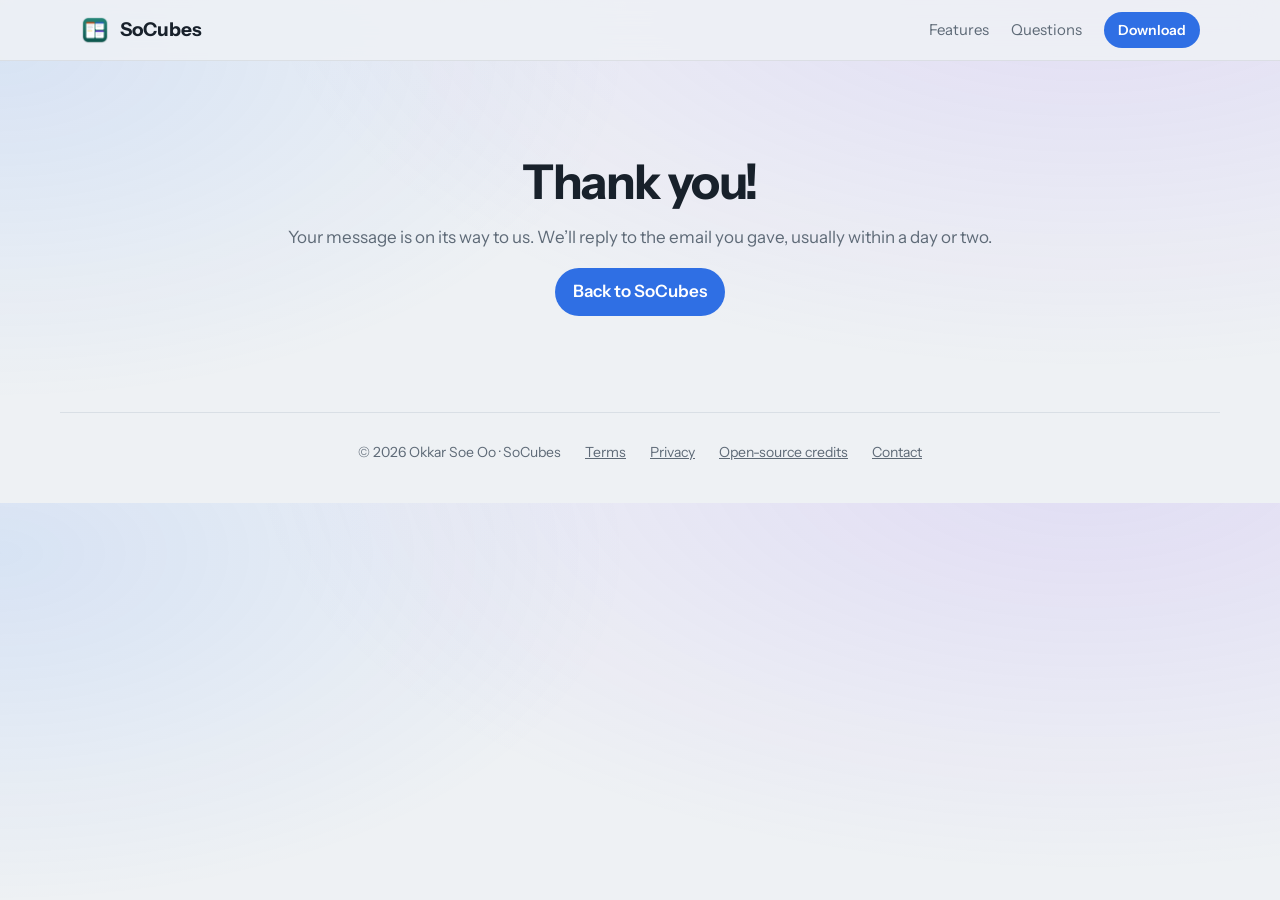
<file: thanks.html>
<!doctype html>
<html lang="en">
  <head>
    <meta charset="utf-8" />
    <meta name="viewport" content="width=device-width, initial-scale=1" />
    <title>Thank you · SoCubes</title>
    <meta name="description" content="Your message reached the SoCubes team." />
    <link rel="icon" type="image/png" href="images/icon.png" />
    <link rel="preconnect" href="https://fonts.googleapis.com" />
    <link rel="preconnect" href="https://fonts.gstatic.com" crossorigin />
    <link
      href="https://fonts.googleapis.com/css2?family=Instrument+Sans:wght@400;500;600;700&family=Newsreader:ital,opsz,wght@0,6..72,400;1,6..72,400&display=swap"
      rel="stylesheet"
    />
    <link rel="stylesheet" href="style.css" />
  </head>
  <body>
    <header class="top">
      <a class="brand" href="index.html">
        <img src="images/icon.png" alt="" width="30" height="30" />
        SoCubes
      </a>
      <nav class="top__nav" aria-label="Site">
        <a href="features.html">Features</a>
        <a href="index.html#questions">Questions</a>
        <a class="button button--small" href="index.html#download">Download</a>
      </nav>
    </header>

    <main class="page page--center">
      <h1>Thank you!</h1>
      <p>Your message is on its way to us. We’ll reply to the email you gave, usually within a day or two.</p>
      <p><a class="button" href="index.html">Back to SoCubes</a></p>
    </main>

    <footer class="foot">
      <span>© 2026 Okkar Soe Oo · SoCubes</span>
      <a href="terms.html">Terms</a>
      <a href="privacy.html">Privacy</a>
      <a href="credits.html">Open-source credits</a>
      <a href="contact.html">Contact</a>
    </footer>
  </body>
</html>
</file>
<file: style.css>
:root {
  --bg: #eef1f4;
  --surface: #ffffff;
  --ink: #18212b;
  --muted: #5e6a77;
  --line: #d9dfe5;
  --accent: #2f6fe4;
  --accent-ink: #ffffff;
  --shadow: 0 30px 80px rgb(24 33 43 / 16%);
  --bar: rgb(238 241 244 / 88%);
  --bar-line: rgb(24 33 43 / 8%);
  color-scheme: light dark;
}

@media (prefers-color-scheme: dark) {
  :root {
    --bg: #12161b;
    --surface: #1c2229;
    --ink: #eef2f6;
    --muted: #9aa6b2;
    --line: #2c343d;
    --accent: #5b93f5;
    --shadow: 0 30px 80px rgb(0 0 0 / 50%);
    --bar: rgb(18 22 27 / 88%);
    --bar-line: rgb(255 255 255 / 8%);
  }
}

* {
  box-sizing: border-box;
}

html {
  scroll-behavior: smooth;
  -webkit-text-size-adjust: 100%;
  text-size-adjust: 100%;
}

body {
  margin: 0;
  overflow-x: hidden;
  background:
    radial-gradient(1200px 600px at 85% -10%, color-mix(in srgb, #8a5cf6 14%, transparent), transparent 70%),
    radial-gradient(900px 500px at 0% 10%, color-mix(in srgb, #2f7cf6 12%, transparent), transparent 70%),
    var(--bg);
  color: var(--ink);
  font-family: 'Instrument Sans', system-ui, sans-serif;
  font-size: 17px;
  line-height: 1.6;
}

a {
  color: var(--accent);
}

img {
  max-width: 100%;
  height: auto;
  display: block;
}

.top {
  position: sticky;
  top: 0;
  z-index: 5;
  display: flex;
  align-items: center;
  justify-content: space-between;
  gap: 16px;
  /* Full width, with the content lined up with the page below. */
  padding: 12px max(20px, calc((100% - 1120px) / 2));
  /* A solid-enough bar, so pictures never show through the words. */
  background: var(--bar);
  border-bottom: 1px solid var(--bar-line);
  -webkit-backdrop-filter: saturate(180%) blur(16px);
  backdrop-filter: saturate(180%) blur(16px);
}

.brand {
  display: flex;
  align-items: center;
  gap: 10px;
  color: var(--ink);
  font-size: 19px;
  font-weight: 700;
  text-decoration: none;
}

.brand img {
  border-radius: 8px;
}

.top__nav {
  display: flex;
  align-items: center;
  gap: 22px;
  font-size: 15px;
}

.top__nav a:not(.button) {
  color: var(--muted);
  text-decoration: none;
}

.top__nav a:not(.button):hover {
  color: var(--ink);
}

.button {
  display: inline-flex;
  align-items: center;
  gap: 8px;
  padding: 10px 18px;
  border-radius: 999px;
  background: var(--accent);
  color: var(--accent-ink);
  font-weight: 600;
  text-decoration: none;
  transition: transform 0.15s ease, box-shadow 0.15s ease;
}

.button:hover {
  transform: translateY(-1px);
  box-shadow: 0 10px 24px color-mix(in srgb, var(--accent) 35%, transparent);
}

.button--small {
  padding: 7px 14px;
  font-size: 14px;
}

.button--big {
  padding: 15px 28px;
  font-size: 18px;
}

main {
  max-width: 1160px;
  margin: 0 auto;
  padding: 0 20px;
}

.hero {
  padding: 56px 0 24px;
  text-align: center;
}

.pill {
  display: inline-block;
  margin: 0 0 18px;
  padding: 5px 14px;
  border: 1px solid var(--line);
  border-radius: 999px;
  background: var(--surface);
  color: var(--muted);
  font-size: 14px;
  font-weight: 500;
}

h1 {
  margin: 0;
  font-size: clamp(40px, 7vw, 76px);
  line-height: 1.04;
  letter-spacing: -0.03em;
}

h1 em {
  font-family: 'Newsreader', Georgia, serif;
  font-weight: 400;
  color: var(--accent);
}

.hero__lead {
  max-width: 640px;
  margin: 22px auto 30px;
  color: var(--muted);
  font-size: 19px;
}

.hero__small {
  margin: 12px 0 0;
  color: var(--muted);
  font-size: 14px;
}

.shot {
  margin: 0;
  overflow: hidden;
  border: 1px solid var(--line);
  border-radius: 18px;
  background: var(--surface);
  box-shadow: var(--shadow);
}

.shot--hero {
  margin-top: 48px;
}

section {
  padding: 72px 0 0;
}

h2 {
  margin: 0 0 32px;
  font-size: clamp(28px, 4vw, 40px);
  line-height: 1.15;
  letter-spacing: -0.02em;
  text-align: center;
}

h3 {
  margin: 0 0 6px;
  font-size: 19px;
}

.grid {
  display: grid;
  grid-template-columns: repeat(auto-fit, minmax(300px, 1fr));
  gap: 16px;
}

.card {
  padding: 24px;
  border: 1px solid var(--line);
  border-radius: 16px;
  background: var(--surface);
}

.card p,
.split__text p,
.steps p,
.faq p {
  margin: 0;
  color: var(--muted);
}

.card__dot {
  display: block;
  width: 12px;
  height: 12px;
  margin-bottom: 14px;
  border-radius: 4px;
  background: var(--dot);
}

.split {
  display: grid;
  grid-template-columns: minmax(0, 1.4fr) minmax(0, 1fr);
  align-items: center;
  gap: 40px;
  margin-top: 56px;
}

.split__text h3 + p {
  margin-bottom: 24px;
}

.steps {
  display: grid;
  grid-template-columns: repeat(auto-fit, minmax(240px, 1fr));
  gap: 16px;
  margin: 0;
  padding: 0;
  list-style: none;
  counter-reset: step;
}

.steps li {
  position: relative;
  padding: 24px;
  border: 1px solid var(--line);
  border-radius: 16px;
  background: var(--surface);
  counter-increment: step;
}

.steps li::before {
  content: counter(step);
  display: grid;
  place-items: center;
  width: 32px;
  height: 32px;
  margin-bottom: 14px;
  border-radius: 50%;
  background: color-mix(in srgb, var(--accent) 14%, transparent);
  color: var(--accent);
  font-weight: 700;
}

.faq {
  max-width: 760px;
  margin: 0 auto;
}

.faq details {
  border-bottom: 1px solid var(--line);
  padding: 16px 4px;
}

.faq summary {
  cursor: pointer;
  font-weight: 600;
}

.faq details p {
  margin-top: 8px;
}

.foot {
  display: flex;
  flex-wrap: wrap;
  justify-content: center;
  gap: 8px 24px;
  max-width: 1160px;
  margin: 96px auto 0;
  padding: 28px 20px 40px;
  border-top: 1px solid var(--line);
  color: var(--muted);
  font-size: 14px;
}

.foot a {
  color: var(--muted);
}

.page {
  max-width: 760px;
  margin: 0 auto;
  padding: 40px 20px 0;
}

.page h1 {
  font-size: clamp(32px, 5vw, 48px);
  margin-bottom: 8px;
}

.page h2 {
  margin: 40px 0 10px;
  font-size: 22px;
  text-align: left;
}

.page p,
.page li {
  color: var(--muted);
}

@media (max-width: 760px) {
  .top__nav {
    gap: 14px;
  }

  /* On a phone the bar keeps Features and Download; the rest is further down the page. */
  .top__nav a:not(.button):not([href$='features.html']) {
    display: none;
  }

  .brand {
    font-size: 17px;
  }

  body {
    font-size: 16px;
  }

  h1 {
    font-size: 40px;
  }

  .hero__lead {
    font-size: 17px;
  }

  /* Every big button on a phone: full width, the same size, words centred. */
  .hero__buttons {
    flex-direction: column;
    align-items: stretch;
    width: 100%;
  }

  .button--big {
    width: 100%;
    justify-content: center;
    padding: 14px 20px;
    font-size: 17px;
  }

  .showcase__text,
  .feature__text {
    text-align: left;
  }

  .contact .button {
    align-self: stretch;
  }

  .top .button--small {
    padding: 7px 14px;
  }

  .steps li,
  .card {
    padding: 20px;
  }

  .foot {
    gap: 8px 18px;
    padding-left: 20px;
    padding-right: 20px;
  }

  .shot {
    border-radius: 12px;
  }

  .showcase__text h2,
  .feature__text h2 {
    font-size: 28px;
  }

  section {
    padding-top: 56px;
  }

  .feature {
    padding-top: 48px;
  }

  .contact {
    padding: 18px;
  }

  .split {
    grid-template-columns: 1fr;
  }

  .hero {
    padding-top: 32px;
  }
}

/* ---------- Contact ---------- */

.contact {
  display: flex;
  flex-direction: column;
  gap: 16px;
  margin-top: 28px;
  padding: 24px;
  border: 1px solid var(--line);
  border-radius: 16px;
  background: var(--surface);
}

.contact__row {
  display: grid;
  grid-template-columns: repeat(auto-fit, minmax(220px, 1fr));
  gap: 16px;
}

.contact__field {
  display: flex;
  flex-direction: column;
  gap: 6px;
  font-size: 15px;
  font-weight: 600;
}

.contact input,
.contact select,
.contact textarea {
  width: 100%;
  padding: 11px 13px;
  border: 1px solid var(--line);
  border-radius: 10px;
  background: var(--bg);
  color: var(--ink);
  font: inherit;
  font-weight: 400;
}

.contact textarea {
  resize: vertical;
}

.contact input:focus,
.contact select:focus,
.contact textarea:focus {
  outline: 2px solid color-mix(in srgb, var(--accent) 50%, transparent);
  border-color: var(--accent);
}

.contact .button {
  align-self: flex-start;
  border: 0;
  cursor: pointer;
  font-family: inherit;
}

.contact__small {
  margin: 0;
  color: var(--muted);
  font-size: 14px;
}

.contact__trap {
  position: absolute;
  left: -10000px;
}

.page--center {
  text-align: center;
  padding-top: 96px;
}

/* ---------- Credits ---------- */

.credits {
  margin: 24px 0 0;
  padding: 0;
  list-style: none;
  columns: 2 280px;
  column-gap: 32px;
  font-size: 14px;
}

.credits li {
  break-inside: avoid;
  padding: 4px 0;
}

.credits span {
  color: var(--muted);
}

/* ---------- Terms and privacy ---------- */

.legal h2 {
  font-size: 19px;
}

.legal p,
.legal li {
  line-height: 1.65;
}

/* ---------- Showcase (home) and the Features page ---------- */

.showcase {
  display: grid;
  grid-template-columns: minmax(0, 1.5fr) minmax(0, 1fr);
  align-items: center;
  gap: 48px;
}

.showcase__text h2 {
  text-align: left;
  margin-bottom: 14px;
}

.showcase__text > p {
  margin: 0 0 18px;
  color: var(--muted);
}

.eyebrow {
  margin: 0 0 8px;
  color: var(--accent);
  font-size: 14px;
  font-weight: 700;
  letter-spacing: 0.06em;
  text-transform: uppercase;
}

.ticks {
  margin: 0 0 28px;
  padding: 0;
  list-style: none;
}

.ticks li {
  position: relative;
  padding: 5px 0 5px 28px;
}

.ticks li::before {
  content: '';
  position: absolute;
  left: 0;
  top: 11px;
  width: 16px;
  height: 16px;
  border-radius: 50%;
  background: color-mix(in srgb, var(--accent) 16%, transparent)
    url("data:image/svg+xml,%3Csvg xmlns='http://www.w3.org/2000/svg' viewBox='0 0 24 24'%3E%3Cpath d='M6 12l4 4 8-8' fill='none' stroke='%232f6fe4' stroke-width='3' stroke-linecap='round' stroke-linejoin='round'/%3E%3C/svg%3E")
    center / 11px no-repeat;
}

.split--reverse {
  grid-template-columns: minmax(0, 1.4fr) minmax(0, 1fr);
}

.feature {
  display: grid;
  grid-template-columns: minmax(0, 1.5fr) minmax(0, 1fr);
  align-items: center;
  gap: 48px;
  padding: 64px 0 0;
}

.feature:nth-of-type(even) .shot {
  order: 2;
}

.feature__text h2 {
  text-align: left;
  margin-bottom: 12px;
}

.feature__text > p {
  margin: 0 0 16px;
  color: var(--muted);
}

.feature__text .ticks {
  margin-bottom: 0;
}

.page-hero {
  padding: 48px 0 8px;
  text-align: center;
}

.page-hero h1 {
  font-size: clamp(36px, 6vw, 60px);
}

.more {
  padding-top: 80px;
}

.cta {
  margin-top: 80px;
  padding: 48px 24px;
  border: 1px solid var(--line);
  border-radius: 20px;
  background: var(--surface);
  text-align: center;
}

.cta h2 {
  margin-bottom: 10px;
}

.cta p {
  margin: 0 0 24px;
  color: var(--muted);
}

@media (max-width: 860px) {
  .showcase,
  .feature,
  .split--reverse {
    grid-template-columns: 1fr;
    gap: 28px;
  }

  .feature:nth-of-type(even) .shot {
    order: 0;
  }
}

/* ---------- Mac and Windows downloads ---------- */

.hero__buttons {
  display: flex;
  flex-wrap: wrap;
  justify-content: center;
  gap: 12px;
}

.button--ghost {
  border: 1px solid var(--line);
  background: var(--surface);
  color: var(--ink);
}

.button--ghost:hover {
  box-shadow: 0 10px 24px rgb(24 33 43 / 12%);
}

.steps__os {
  margin: 28px 0 14px;
  font-size: 20px;
}

.steps__os:first-of-type {
  margin-top: 0;
}

/* ---------- Invite gate ---------- */

.gate-page {
  min-height: 100vh;
  display: grid;
  place-items: center;
  padding: 24px 20px;
}

.gate {
  width: min(440px, 100%);
  padding: 40px 32px 32px;
  border: 1px solid var(--line);
  border-radius: 24px;
  background: var(--surface);
  box-shadow: var(--shadow);
  text-align: center;
}

.gate__icon {
  margin: 0 auto 20px;
  border-radius: 18px;
}

.gate h1 {
  font-size: clamp(30px, 7vw, 38px);
}

.gate h1 em {
  font-family: 'Newsreader', Georgia, serif;
  font-weight: 400;
  color: var(--accent);
}

.gate__lead {
  margin: 14px 0 26px;
  color: var(--muted);
}

.gate__form {
  display: flex;
  flex-direction: column;
  gap: 14px;
}

.gate__code {
  width: 100%;
  padding: 14px 16px;
  border: 1px solid var(--line);
  border-radius: 14px;
  background: var(--bg);
  color: var(--ink);
  font: inherit;
  font-size: 30px;
  font-weight: 600;
  letter-spacing: 0.5em;
  text-align: center;
  text-indent: 0.5em;
}

.gate__code:focus {
  outline: 2px solid color-mix(in srgb, var(--accent) 50%, transparent);
  border-color: var(--accent);
}

.gate__error {
  margin: 0;
  color: #c2410c;
  font-size: 15px;
}

.gate .button--big {
  width: 100%;
  justify-content: center;
  border: 0;
  cursor: pointer;
  font-family: inherit;
}

.gate__small {
  margin: 20px 0 0;
  color: var(--muted);
  font-size: 15px;
}
</file>
